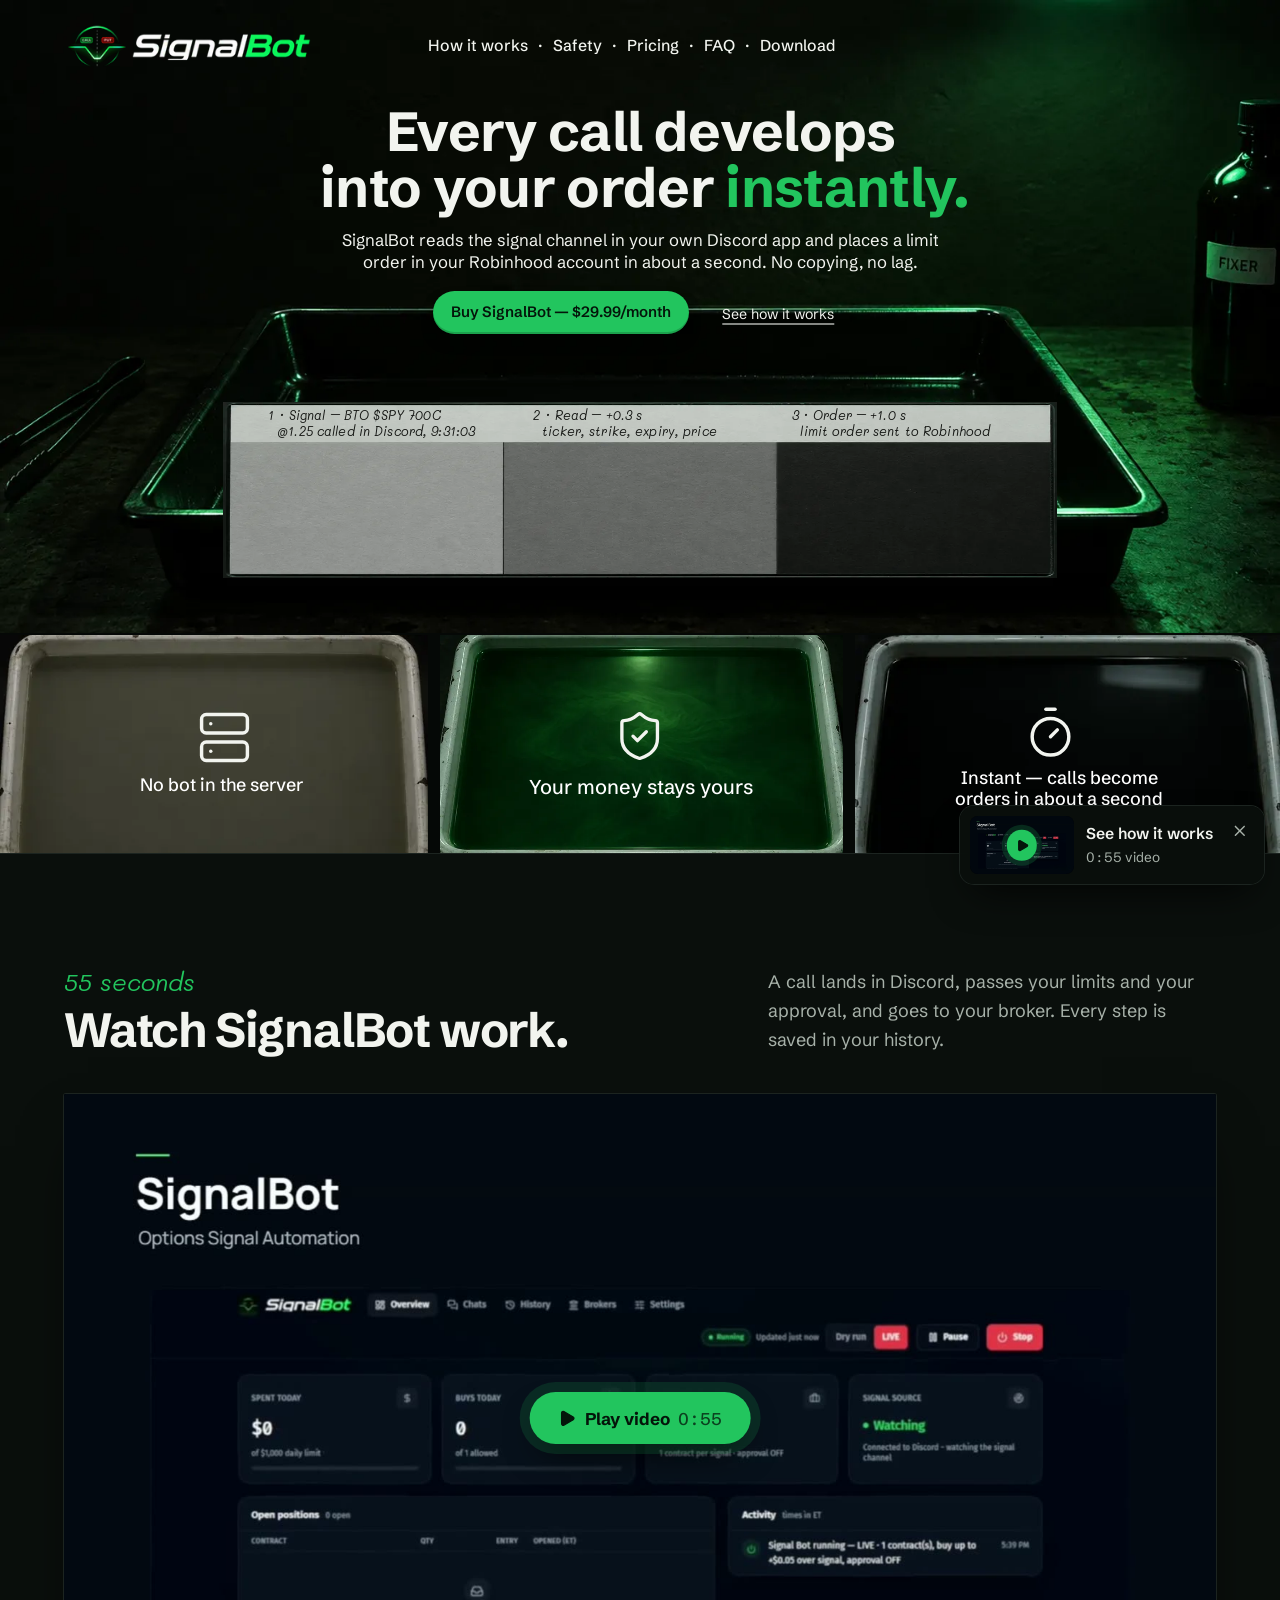
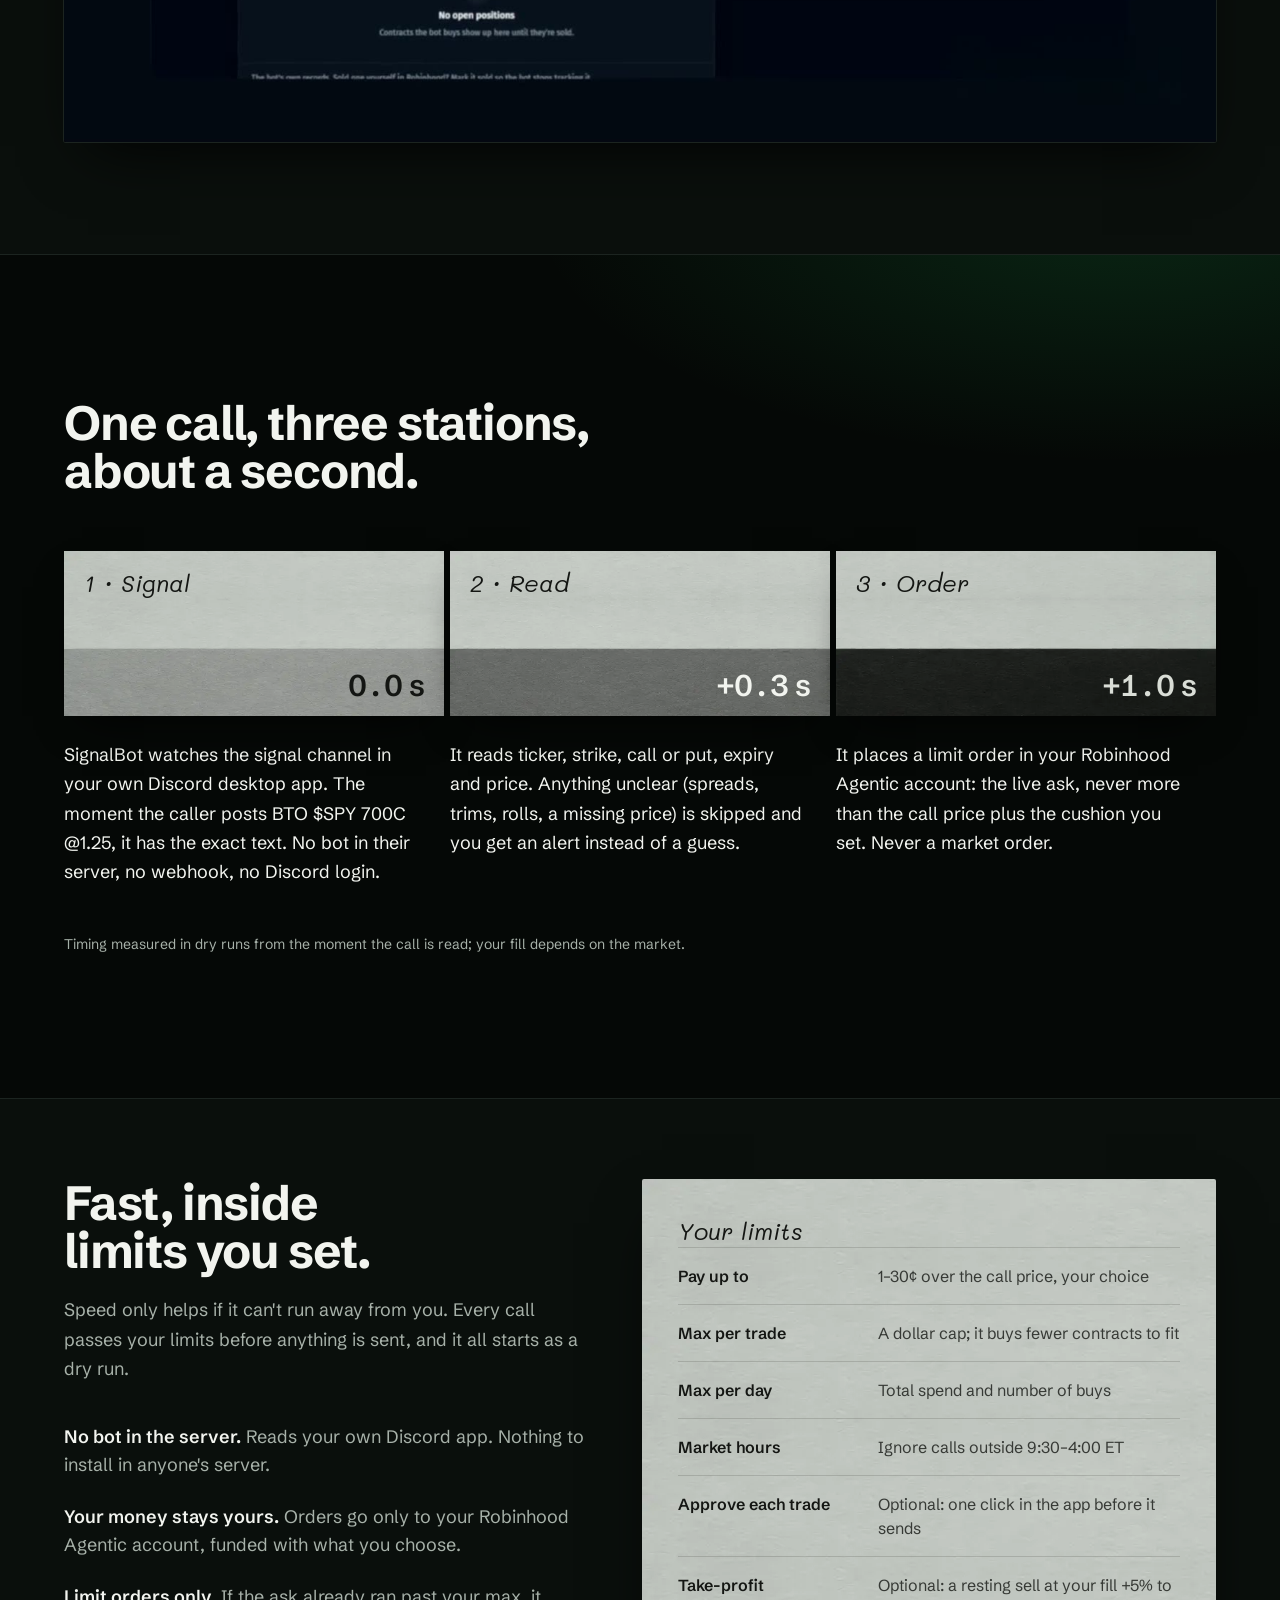
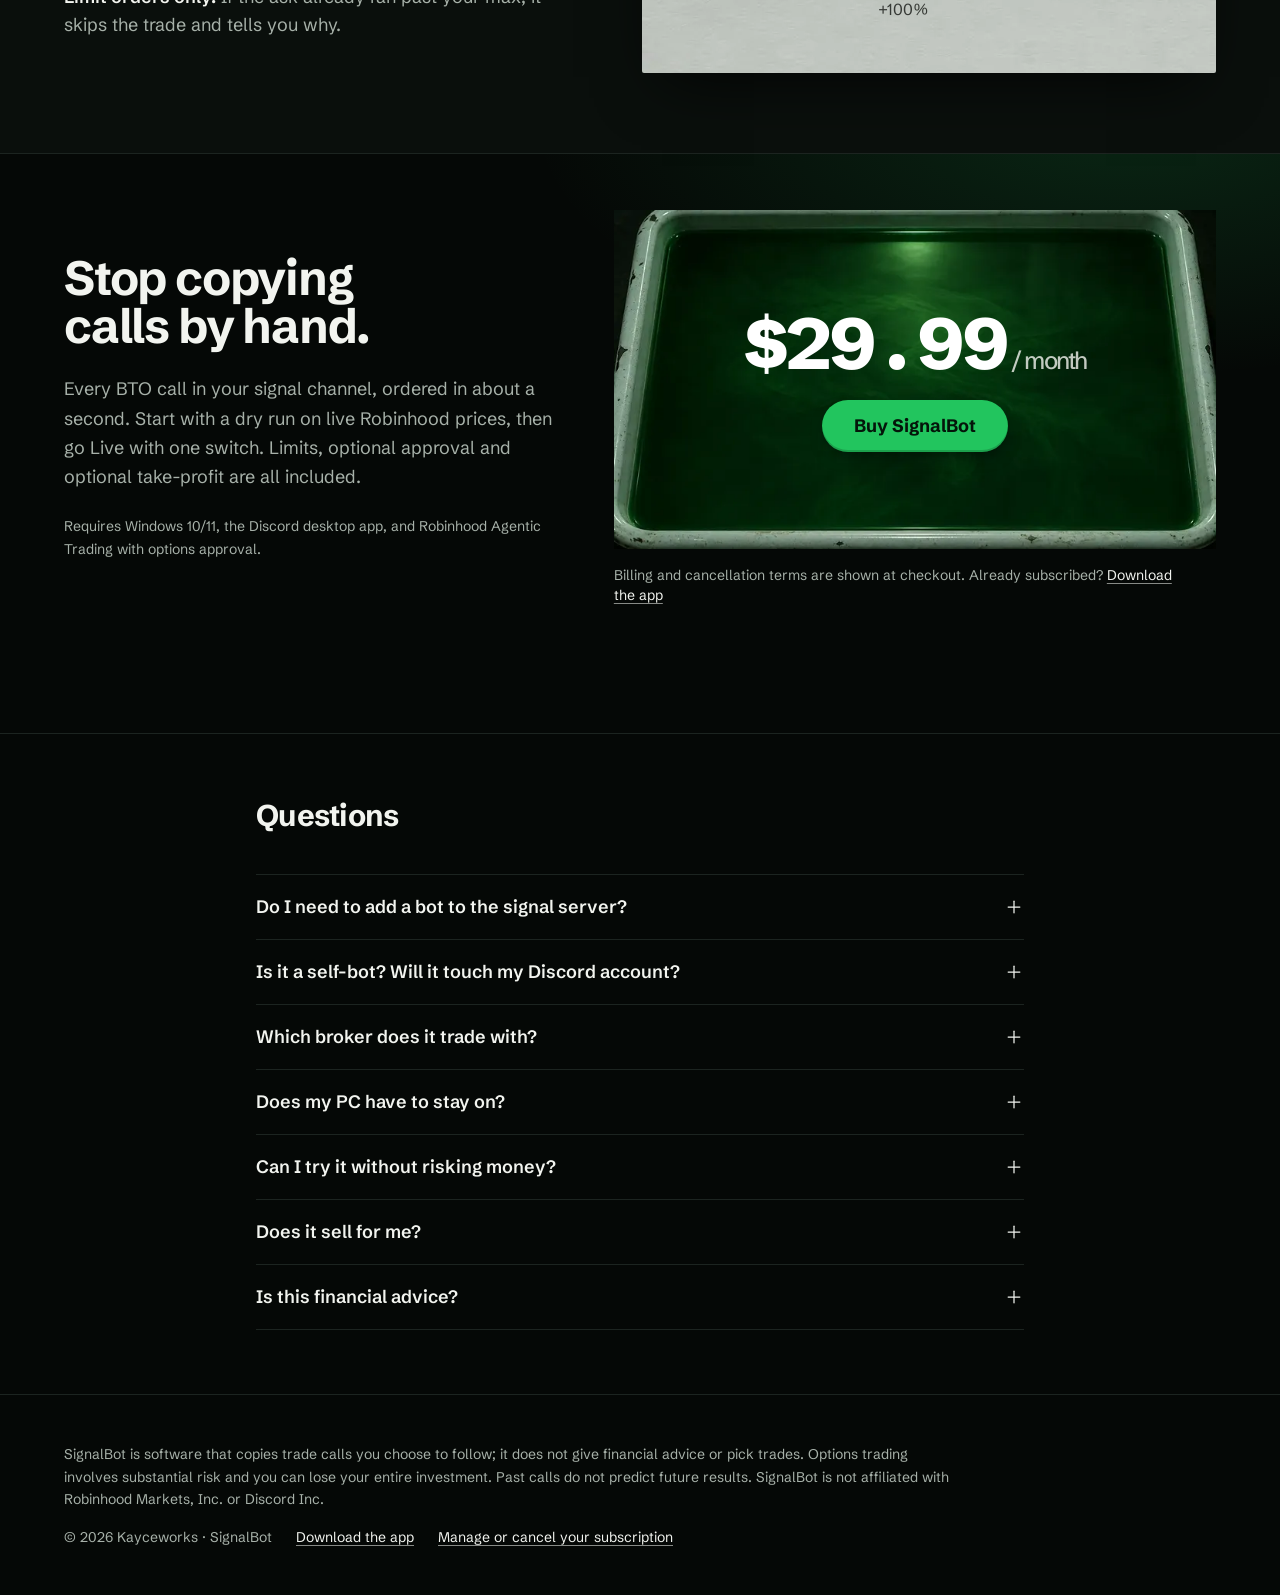
<file: index.html>
<!DOCTYPE html><html lang="en"><head><meta charset="utf-8"><meta name="viewport" content="width=device-width, initial-scale=1, viewport-fit=cover"><title>SignalBot — Discord trade calls into Robinhood, in about a second</title><meta name="description" content="SignalBot reads the signal channel in your own Discord app and places a limit order in your Robinhood account in about a second. Windows app, $29.99/month."><link rel="canonical" href="https://getsignalbot.com/"><meta name="theme-color" content="#050806"><link rel="icon" type="image/png" href="/favicon.png"><link rel="apple-touch-icon" href="/apple-touch-icon.png"><meta property="og:type" content="website"><meta property="og:title" content="SignalBot — Discord trade calls into Robinhood, in about a second"><meta property="og:description" content="SignalBot reads the signal channel in your own Discord app and places a limit order in your Robinhood account in about a second. Windows app, $29.99/month."><meta property="og:url" content="https://getsignalbot.com/"><meta property="og:image" content="https://getsignalbot.com/og.png"><meta name="twitter:card" content="summary_large_image"><link rel="stylesheet" href="/_astro/plus.BmlwOCHC.css"><link rel="stylesheet" href="/_astro/index.CrPm6QXC.css"></head><body><div class="sticky-buy" data-sticky-buy aria-hidden="true"><div class="sticky-inner"><a href="#top" class="sticky-logo" tabindex="-1" aria-label="SignalBot, back to top"><img src="/_astro/logo.BBR5pKgK_Z2euq7B.webp" srcset="/_astro/logo.BBR5pKgK_1rQX4o.webp 300w, /_astro/logo.BBR5pKgK_dfS60.webp 600w" alt="SignalBot" sizes="160px" loading="lazy" decoding="async" width="900" height="258"></a><nav class="sticky-links" aria-label="Sections"><a href="#how" tabindex="-1">How it works</a><a href="#safety" tabindex="-1">Safety</a><a href="#faq" tabindex="-1">FAQ</a><a href="/download/" tabindex="-1">Download</a></nav><a class="btn-buy sticky-cta" href="https://buy.stripe.com/test_7sY9AS72R5In4JV2ib1Fe00" tabindex="-1">Buy — $29.99/mo</a></div></div><script type="module">var e=document.querySelector(`[data-sticky-buy]`),t=document.querySelector(`[data-buy]`);if(e&&t){let n=e.querySelectorAll(`a`),r=t=>{e.classList.toggle(`is-shown`,t),e.setAttribute(`aria-hidden`,t?`false`:`true`),n.forEach(e=>e.tabIndex=t?0:-1)};new IntersectionObserver(([e])=>{r(!e.isIntersecting&&e.boundingClientRect.top<0)}).observe(t)}</script><div class="hero-cq"><header class="hero" id="top"><div class="hero-room" aria-hidden="true"><img src="/_astro/room.BMkH0sOq_Z1XDotR.webp" srcset="/_astro/room.BMkH0sOq_bJKM3.webp 960w, /_astro/room.BMkH0sOq_219Aft.webp 1536w, /_astro/room.BMkH0sOq_Z1XDotR.webp 2304w" alt sizes="100vw" loading="eager" fetchpriority="high" decoding="async" width="2304" height="1140" class="plate-room"></div><nav class="hero-nav" aria-label="Main"><a href="#top" class="hero-logo" aria-label="SignalBot home"><img src="/_astro/logo.BBR5pKgK_Z2euq7B.webp" srcset="/_astro/logo.BBR5pKgK_1rQX4o.webp 300w, /_astro/logo.BBR5pKgK_dfS60.webp 600w, /_astro/logo.BBR5pKgK_Z2euq7B.webp 900w" alt="SignalBot" sizes="(min-width: 900px) 20vw, 170px" loading="eager" decoding="async" width="900" height="258"></a><ul class="hero-links"><li><a href="#how">How it works</a></li><li aria-hidden="true">·</li><li><a href="#safety">Safety</a></li><li aria-hidden="true">·</li><li><a href="#pricing">Pricing</a></li><li aria-hidden="true">·</li><li><a href="#faq">FAQ</a></li><li aria-hidden="true">·</li><li><a href="/download/">Download</a></li></ul></nav><h1 class="hero-headline">Every call develops<br> into your order <span class="lit">instantly.</span></h1><p class="hero-subline">SignalBot reads the signal channel in your own Discord app and places a limit order in your Robinhood account in about a second. No copying, no lag.</p><a class="btn-buy hero-buy" href="https://buy.stripe.com/test_7sY9AS72R5In4JV2ib1Fe00" data-buy>Buy SignalBot — $29.99/month</a><a class="link-quiet hero-how" href="#how">See how it works</a><figure class="hero-strip" data-develop><img src="/_astro/strip.Cyu0HuGh_Z2oF6tQ.webp" srcset="/_astro/strip.Cyu0HuGh_Z21bVCi.webp 800w, /_astro/strip.Cyu0HuGh_1HBBcz.webp 1500w, /_astro/strip.Cyu0HuGh_Z2oF6tQ.webp 1920w" alt sizes="(min-width: 900px) 66vw, 100vw" loading="eager" decoding="async" width="1920" height="407" class="plate-strip"><figcaption class="sr-only">An example trade, timed: the call is seen in Discord at 9:31:03, read 0.3 seconds later, and the limit order is sent to Robinhood 1.0 second after the call.</figcaption><div class="band band-1" style="--band:0"><img src="/_astro/strip-band-1.DtUoEfEZ_Z1PDiQO.webp" srcset="/_astro/strip-band-1.DtUoEfEZ_Z1PDiQO.webp 623w" alt sizes="100vw" loading="eager" decoding="sync" width="623" height="270" class="plate-band"><span class="band-veil" aria-hidden="true"></span><p class="pencil band-label strip-1"><span>1 · Signal – BTO $SPY 700C</span><span class="band-line2">@1.25 called in Discord, 9:31:03</span></p></div><div class="band band-2" style="--band:1"><img src="/_astro/strip-band-2.BYzoTw8g_Z2oW3U1.webp" srcset="/_astro/strip-band-2.BYzoTw8g_Z2oW3U1.webp 623w" alt sizes="100vw" loading="eager" decoding="sync" width="623" height="270" class="plate-band"><span class="band-veil" aria-hidden="true"></span><p class="pencil band-label strip-2"><span>2 · Read – +0.3 s</span><span class="band-line2">ticker, strike, expiry, price</span></p></div><div class="band band-3" style="--band:2"><img src="/_astro/strip-band-3.DfpMesO8_ZbMLF8.webp" srcset="/_astro/strip-band-3.DfpMesO8_ZbMLF8.webp 623w" alt sizes="100vw" loading="eager" decoding="sync" width="623" height="270" class="plate-band"><span class="band-veil" aria-hidden="true"></span><p class="pencil band-label strip-3"><span>3 · Order – +1.0 s</span><span class="band-line2">limit order sent to Robinhood</span></p></div></figure><ul class="hero-trays" aria-label="Why SignalBot"><li class="tray tray-1"><img src="/_astro/tray-1.DQNgs_EA_Z1M80Qo.webp" srcset="/_astro/tray-1.DQNgs_EA_Z18zmxS.webp 520w, /_astro/tray-1.DQNgs_EA_Z1x0Ljz.webp 780w" alt sizes="(min-width: 900px) 34vw, 100vw" loading="eager" decoding="sync" width="1536" height="864" class="plate-tray"><span class="tray-icon icon-1" aria-hidden="true"><!-- @license lucide-static v1.66.0 - ISC -->
<svg
  class="lucide lucide-server"
  xmlns="http://www.w3.org/2000/svg"
  width="24"
  height="24"
  viewBox="0 0 24 24"
  fill="none"
  stroke="currentColor"
  stroke-width="2"
  stroke-linecap="round"
  stroke-linejoin="round"
>
  <rect width="20" height="8" x="2" y="2" rx="2" ry="2" />
  <rect width="20" height="8" x="2" y="14" rx="2" ry="2" />
  <line x1="6" x2="6.01" y1="6" y2="6" />
  <line x1="6" x2="6.01" y1="18" y2="18" />
</svg>
</span><p class="tray-title tray-1-title">No bot in the server</p></li><li class="tray tray-2"><img src="/_astro/tray-2.CV-D1YsF_Z19CRwS.webp" srcset="/_astro/tray-2.CV-D1YsF_Z2gnmiW.webp 520w, /_astro/tray-2.CV-D1YsF_2pnmJi.webp 780w" alt sizes="(min-width: 900px) 34vw, 100vw" loading="eager" decoding="sync" width="1536" height="864" class="plate-tray"><span class="tray-icon icon-2" aria-hidden="true"><!-- @license lucide-static v1.66.0 - ISC -->
<svg
  class="lucide lucide-shield-check"
  xmlns="http://www.w3.org/2000/svg"
  width="24"
  height="24"
  viewBox="0 0 24 24"
  fill="none"
  stroke="currentColor"
  stroke-width="2"
  stroke-linecap="round"
  stroke-linejoin="round"
>
  <path d="M20 13c0 5-3.5 7.5-7.66 8.95a1 1 0 0 1-.67-.01C7.5 20.5 4 18 4 13V6a1 1 0 0 1 1-1c2 0 4.5-1.2 6.24-2.72a1.17 1.17 0 0 1 1.52 0C14.51 3.81 17 5 19 5a1 1 0 0 1 1 1z" />
  <path d="m9 12 2 2 4-4" />
</svg>
</span><p class="tray-title tray-2-title">Your money stays yours</p></li><li class="tray tray-3"><img src="/_astro/tray-3.6QOG0nPq_J9xv7.webp" srcset="/_astro/tray-3.6QOG0nPq_1IuSdT.webp 520w, /_astro/tray-3.6QOG0nPq_1k4tsd.webp 780w" alt sizes="(min-width: 900px) 34vw, 100vw" loading="eager" decoding="sync" width="1536" height="864" class="plate-tray"><span class="tray-icon icon-3" aria-hidden="true"><!-- @license lucide-static v1.66.0 - ISC -->
<svg
  class="lucide lucide-timer"
  xmlns="http://www.w3.org/2000/svg"
  width="24"
  height="24"
  viewBox="0 0 24 24"
  fill="none"
  stroke="currentColor"
  stroke-width="2"
  stroke-linecap="round"
  stroke-linejoin="round"
>
  <line x1="10" x2="14" y1="2" y2="2" />
  <line x1="12" x2="15" y1="14" y2="11" />
  <circle cx="12" cy="14" r="8" />
</svg>
</span><p class="tray-title tray-3-title">Instant — calls become<br>orders in about a second</p></li></ul></header></div><script type="module">var e=document.querySelector(`[data-develop]`),t=window.matchMedia(`(prefers-reduced-motion: reduce)`).matches;if(e&&!t){e.classList.add(`is-exposing`);let t=()=>requestAnimationFrame(()=>requestAnimationFrame(()=>{e.classList.add(`is-developing`),e.classList.remove(`is-exposing`)})),n=new IntersectionObserver(e=>{e.some(e=>e.isIntersecting)&&(n.disconnect(),setTimeout(t,250))},{threshold:.4});n.observe(e)}</script><main><section id="watch" aria-labelledby="watch-title" class="border-t border-rule bg-bench-2 px-5 py-20 sm:px-10 lg:py-28" data-astro-cid-cn76xad7><div class="mx-auto max-w-6xl" data-astro-cid-cn76xad7><div class="flex flex-wrap items-end justify-between gap-x-12 gap-y-5" data-astro-cid-cn76xad7><div data-astro-cid-cn76xad7><p class="font-pencil text-2xl italic text-safelight" data-astro-cid-cn76xad7>55 seconds</p><h2 id="watch-title" class="mt-2 max-w-2xl text-4xl font-bold tracking-tight sm:text-5xl" data-astro-cid-cn76xad7>Watch SignalBot work.</h2></div><p class="max-w-md text-lg leading-relaxed text-dim" data-astro-cid-cn76xad7>A call lands in Discord, passes your limits and your approval, and goes to your broker. Every step is saved in your history.</p></div><div class="watch-frame mt-10" data-watch data-astro-cid-cn76xad7><video class="watch-video" controls preload="none" playsinline poster="/video/signalbot-poster.jpg" width="1920" height="1080" data-astro-cid-cn76xad7><source src="/video/signalbot-in-55-seconds.mp4" type="video/mp4" data-astro-cid-cn76xad7><a class="link-quiet" href="/video/signalbot-in-55-seconds.mp4" data-astro-cid-cn76xad7>Download the SignalBot video (MP4, 13 MB)</a></video><button type="button" class="watch-play btn-buy" hidden aria-label="Play the 55-second SignalBot video" data-astro-cid-cn76xad7><span class="watch-play-icon" aria-hidden="true" data-astro-cid-cn76xad7><!-- @license lucide-static v1.66.0 - ISC -->
<svg
  class="lucide lucide-play"
  xmlns="http://www.w3.org/2000/svg"
  width="24"
  height="24"
  viewBox="0 0 24 24"
  fill="none"
  stroke="currentColor"
  stroke-width="2"
  stroke-linecap="round"
  stroke-linejoin="round"
>
  <path d="M5 5a2 2 0 0 1 3.008-1.728l11.997 6.998a2 2 0 0 1 .003 3.458l-12 7A2 2 0 0 1 5 19z" />
</svg>
</span>Play video <span class="num font-medium opacity-75" data-astro-cid-cn76xad7>0:55</span></button></div></div></section><script type="module">for(let e of document.querySelectorAll(`[data-watch]`)){let t=e.querySelector(`video`),n=e.querySelector(`.watch-play`);t.controls=!1,n.hidden=!1;let r=()=>{n.hidden=!0,t.controls=!0,t.play().catch(()=>{})};n.addEventListener(`click`,r),t.addEventListener(`play`,()=>{n.hidden=!0,t.controls=!0}),t.addEventListener(`click`,()=>{t.controls||r()})}</script><section id="how" class="safelight border-t border-rule px-5 py-24 sm:px-10 lg:py-36"><div class="mx-auto max-w-6xl"><h2 class="max-w-3xl text-4xl font-bold tracking-tight sm:text-5xl">One call, three stations, about a second.</h2><ol class="mt-14 grid gap-12 lg:grid-cols-3 lg:gap-1.5"><li><div class="relative aspect-[623/270] overflow-hidden shadow-[0_18px_40px_-18px_rgb(0_0_0/0.9)]"><img src="/_astro/strip-band-1.DtUoEfEZ_Z1PDiQO.webp" srcset="/_astro/strip-band-1.DtUoEfEZ_Z1PDiQO.webp 623w" alt sizes="(min-width: 1024px) 33vw, 100vw" decoding="sync" loading="lazy" width="623" height="270" class="absolute inset-0 h-full w-full"><p class="font-pencil relative px-5 pt-4 text-2xl italic text-pencil">1 · Signal</p><p class="num absolute bottom-3 right-5 text-3xl font-semibold tracking-tight text-pencil">0.0 s</p></div><p class="mt-6 max-w-xl text-lg leading-relaxed text-ink lg:pr-6">SignalBot watches the signal channel in your own Discord desktop app. The moment the caller posts BTO $SPY 700C @1.25, it has the exact text. No bot in their server, no webhook, no Discord login.</p></li><li><div class="relative aspect-[623/270] overflow-hidden shadow-[0_18px_40px_-18px_rgb(0_0_0/0.9)]"><img src="/_astro/strip-band-2.BYzoTw8g_Z2oW3U1.webp" srcset="/_astro/strip-band-2.BYzoTw8g_Z2oW3U1.webp 623w" alt sizes="(min-width: 1024px) 33vw, 100vw" decoding="sync" loading="lazy" width="623" height="270" class="absolute inset-0 h-full w-full"><p class="font-pencil relative px-5 pt-4 text-2xl italic text-pencil">2 · Read</p><p class="num absolute bottom-3 right-5 text-3xl font-semibold tracking-tight text-ink">+0.3 s</p></div><p class="mt-6 max-w-xl text-lg leading-relaxed text-ink lg:pr-6">It reads ticker, strike, call or put, expiry and price. Anything unclear (spreads, trims, rolls, a missing price) is skipped and you get an alert instead of a guess.</p></li><li><div class="relative aspect-[623/270] overflow-hidden shadow-[0_18px_40px_-18px_rgb(0_0_0/0.9)]"><img src="/_astro/strip-band-3.DfpMesO8_ZbMLF8.webp" srcset="/_astro/strip-band-3.DfpMesO8_ZbMLF8.webp 623w" alt sizes="(min-width: 1024px) 33vw, 100vw" decoding="sync" loading="lazy" width="623" height="270" class="absolute inset-0 h-full w-full"><p class="font-pencil relative px-5 pt-4 text-2xl italic text-pencil">3 · Order</p><p class="num absolute bottom-3 right-5 text-3xl font-semibold tracking-tight text-paper">+1.0 s</p></div><p class="mt-6 max-w-xl text-lg leading-relaxed text-ink lg:pr-6">It places a limit order in your Robinhood Agentic account: the live ask, never more than the call price plus the cushion you set. Never a market order.</p></li></ol><p class="mt-12 text-sm text-dim">Timing measured in dry runs from the moment the call is read; your fill depends on the market.</p></div></section><section id="safety" class="border-t border-rule bg-bench-2 px-5 py-20 sm:px-10"><div class="mx-auto grid max-w-6xl gap-14 lg:grid-cols-[1fr_1.1fr]"><div><h2 class="text-4xl font-bold tracking-tight sm:text-5xl">Fast, inside limits you set.</h2><p class="mt-5 max-w-xl text-lg leading-relaxed text-dim">Speed only helps if it can't run away from you. Every call passes your limits before anything is sent, and it all starts as a dry run.</p><div class="mt-10 space-y-6"><p class="text-lg"><span class="font-semibold text-ink">No bot in the server.</span> <span class="text-dim">Reads your own Discord app. Nothing to install in anyone's server.</span></p><p class="text-lg"><span class="font-semibold text-ink">Your money stays yours.</span> <span class="text-dim">Orders go only to your Robinhood Agentic account, funded with what you choose.</span></p><p class="text-lg"><span class="font-semibold text-ink">Limit orders only.</span> <span class="text-dim">If the ask already ran past your max, it skips the trade and tells you why.</span></p></div></div><dl class="self-start rounded-[2px] bg-paper p-7 text-pencil shadow-[0_24px_60px_-20px_rgb(0_0_0/0.8)] sm:p-9" style="background-image:url(/_astro/paper.BE3xuuNx_1NsIiJ.webp);background-size:1872px 158px;background-repeat:repeat-y"><p class="font-pencil text-2xl italic">Your limits</p><div class="grid gap-1 border-t border-pencil/15 py-4 sm:grid-cols-[11rem_1fr] sm:gap-6"><dt class="font-semibold">Pay up to</dt><dd class="text-pencil/80">1–30¢ over the call price, your choice</dd></div><div class="grid gap-1 border-t border-pencil/15 py-4 sm:grid-cols-[11rem_1fr] sm:gap-6"><dt class="font-semibold">Max per trade</dt><dd class="text-pencil/80">A dollar cap; it buys fewer contracts to fit</dd></div><div class="grid gap-1 border-t border-pencil/15 py-4 sm:grid-cols-[11rem_1fr] sm:gap-6"><dt class="font-semibold">Max per day</dt><dd class="text-pencil/80">Total spend and number of buys</dd></div><div class="grid gap-1 border-t border-pencil/15 py-4 sm:grid-cols-[11rem_1fr] sm:gap-6"><dt class="font-semibold">Market hours</dt><dd class="text-pencil/80">Ignore calls outside 9:30–4:00 ET</dd></div><div class="grid gap-1 border-t border-pencil/15 py-4 sm:grid-cols-[11rem_1fr] sm:gap-6"><dt class="font-semibold">Approve each trade</dt><dd class="text-pencil/80">Optional: one click in the app before it sends</dd></div><div class="grid gap-1 border-t border-pencil/15 py-4 sm:grid-cols-[11rem_1fr] sm:gap-6"><dt class="font-semibold">Take-profit</dt><dd class="text-pencil/80">Optional: a resting sell at your fill +5% to +100%</dd></div></dl></div></section><section id="pricing" class="safelight border-t border-rule px-5 pb-24 pt-14 sm:px-10 lg:pb-32"><div class="mx-auto grid max-w-6xl items-center gap-12 lg:grid-cols-[1fr_1.2fr]"><div><h2 class="text-4xl font-bold tracking-tight sm:text-5xl">Stop copying calls by hand.</h2><p class="mt-6 max-w-xl text-lg leading-relaxed text-dim">Every BTO call in your signal channel, ordered in about a second. Start with a dry run on live Robinhood prices, then go Live with one switch. Limits, optional approval and optional take-profit are all included.</p><p class="mt-6 max-w-xl text-sm leading-relaxed text-dim">Requires Windows 10/11, the Discord desktop app, and Robinhood Agentic Trading with options approval.</p></div><div><div class="relative aspect-[16/9] overflow-hidden"><img src="/_astro/tray-2.CV-D1YsF_Z19CRwS.webp" srcset="/_astro/tray-2.CV-D1YsF_2pnmJi.webp 780w, /_astro/tray-2.CV-D1YsF_Z10GSS.webp 1200w, /_astro/tray-2.CV-D1YsF_Z19CRwS.webp 1536w" alt sizes="(min-width: 1024px) 55vw, 100vw" decoding="sync" loading="lazy" width="1536" height="864" class="absolute inset-0 h-full w-full object-cover"><div class="relative flex h-full flex-col items-center justify-center gap-3 text-center"><p class="num text-6xl font-extrabold tracking-tight text-white sm:text-7xl">$29.99<span class="text-xl font-medium text-ink/80 sm:text-2xl"> / month</span></p><a class="btn-buy mt-2 min-h-13 px-8 text-lg" href="https://buy.stripe.com/test_7sY9AS72R5In4JV2ib1Fe00">Buy SignalBot</a></div></div><p class="mt-4 text-sm text-dim">Billing and cancellation terms are shown at checkout. Already subscribed? <a class="link-quiet" href="/download/">Download the app</a></p></div></div></section><section id="faq" class="border-t border-rule px-5 py-16 sm:px-10"><div class="mx-auto max-w-3xl"><h2 class="text-3xl font-bold tracking-tight">Questions</h2><div class="mt-10 border-t border-rule"><details class="group border-b border-rule"><summary class="flex min-h-16 items-center justify-between gap-6 py-4 text-lg font-semibold">Do I need to add a bot to the signal server?<span class="faq-icon size-5 flex-none text-ink transition-transform duration-200 group-open:rotate-45" aria-hidden="true"><!-- @license lucide-static v1.66.0 - ISC -->
<svg
  class="lucide lucide-plus"
  xmlns="http://www.w3.org/2000/svg"
  width="24"
  height="24"
  viewBox="0 0 24 24"
  fill="none"
  stroke="currentColor"
  stroke-width="2"
  stroke-linecap="round"
  stroke-linejoin="round"
>
  <path d="M5 12h14" />
  <path d="M12 5v14" />
</svg>
</span></summary><p class="pb-6 text-lg leading-relaxed text-dim">No. SignalBot reads the channel in the Discord app on your own PC, so it works with any signal channel you can see.</p></details><details class="group border-b border-rule"><summary class="flex min-h-16 items-center justify-between gap-6 py-4 text-lg font-semibold">Is it a self-bot? Will it touch my Discord account?<span class="faq-icon size-5 flex-none text-ink transition-transform duration-200 group-open:rotate-45" aria-hidden="true"><!-- @license lucide-static v1.66.0 - ISC -->
<svg
  class="lucide lucide-plus"
  xmlns="http://www.w3.org/2000/svg"
  width="24"
  height="24"
  viewBox="0 0 24 24"
  fill="none"
  stroke="currentColor"
  stroke-width="2"
  stroke-linecap="round"
  stroke-linejoin="round"
>
  <path d="M5 12h14" />
  <path d="M12 5v14" />
</svg>
</span></summary><p class="pb-6 text-lg leading-relaxed text-dim">No. It never logs in to Discord and never uses your token. It only reads what your Discord app already shows.</p></details><details class="group border-b border-rule"><summary class="flex min-h-16 items-center justify-between gap-6 py-4 text-lg font-semibold">Which broker does it trade with?<span class="faq-icon size-5 flex-none text-ink transition-transform duration-200 group-open:rotate-45" aria-hidden="true"><!-- @license lucide-static v1.66.0 - ISC -->
<svg
  class="lucide lucide-plus"
  xmlns="http://www.w3.org/2000/svg"
  width="24"
  height="24"
  viewBox="0 0 24 24"
  fill="none"
  stroke="currentColor"
  stroke-width="2"
  stroke-linecap="round"
  stroke-linejoin="round"
>
  <path d="M5 12h14" />
  <path d="M12 5v14" />
</svg>
</span></summary><p class="pb-6 text-lg leading-relaxed text-dim">Robinhood, through Robinhood&#39;s official Agentic Trading. You sign in on Robinhood&#39;s own page; SignalBot never sees your password, and the login stays encrypted on your PC.</p></details><details class="group border-b border-rule"><summary class="flex min-h-16 items-center justify-between gap-6 py-4 text-lg font-semibold">Does my PC have to stay on?<span class="faq-icon size-5 flex-none text-ink transition-transform duration-200 group-open:rotate-45" aria-hidden="true"><!-- @license lucide-static v1.66.0 - ISC -->
<svg
  class="lucide lucide-plus"
  xmlns="http://www.w3.org/2000/svg"
  width="24"
  height="24"
  viewBox="0 0 24 24"
  fill="none"
  stroke="currentColor"
  stroke-width="2"
  stroke-linecap="round"
  stroke-linejoin="round"
>
  <path d="M5 12h14" />
  <path d="M12 5v14" />
</svg>
</span></summary><p class="pb-6 text-lg leading-relaxed text-dim">Yes. SignalBot is a Windows app; keep the PC on and Discord open on the signal channel during market hours.</p></details><details class="group border-b border-rule"><summary class="flex min-h-16 items-center justify-between gap-6 py-4 text-lg font-semibold">Can I try it without risking money?<span class="faq-icon size-5 flex-none text-ink transition-transform duration-200 group-open:rotate-45" aria-hidden="true"><!-- @license lucide-static v1.66.0 - ISC -->
<svg
  class="lucide lucide-plus"
  xmlns="http://www.w3.org/2000/svg"
  width="24"
  height="24"
  viewBox="0 0 24 24"
  fill="none"
  stroke="currentColor"
  stroke-width="2"
  stroke-linecap="round"
  stroke-linejoin="round"
>
  <path d="M5 12h14" />
  <path d="M12 5v14" />
</svg>
</span></summary><p class="pb-6 text-lg leading-relaxed text-dim">Yes. Every setup starts in dry run with live Robinhood prices: it shows exactly what it would buy and how fast, and sends nothing until you switch to Live.</p></details><details class="group border-b border-rule"><summary class="flex min-h-16 items-center justify-between gap-6 py-4 text-lg font-semibold">Does it sell for me?<span class="faq-icon size-5 flex-none text-ink transition-transform duration-200 group-open:rotate-45" aria-hidden="true"><!-- @license lucide-static v1.66.0 - ISC -->
<svg
  class="lucide lucide-plus"
  xmlns="http://www.w3.org/2000/svg"
  width="24"
  height="24"
  viewBox="0 0 24 24"
  fill="none"
  stroke="currentColor"
  stroke-width="2"
  stroke-linecap="round"
  stroke-linejoin="round"
>
  <path d="M5 12h14" />
  <path d="M12 5v14" />
</svg>
</span></summary><p class="pb-6 text-lg leading-relaxed text-dim">Only if you turn on take-profit. Otherwise you close every position yourself in Robinhood.</p></details><details class="group border-b border-rule"><summary class="flex min-h-16 items-center justify-between gap-6 py-4 text-lg font-semibold">Is this financial advice?<span class="faq-icon size-5 flex-none text-ink transition-transform duration-200 group-open:rotate-45" aria-hidden="true"><!-- @license lucide-static v1.66.0 - ISC -->
<svg
  class="lucide lucide-plus"
  xmlns="http://www.w3.org/2000/svg"
  width="24"
  height="24"
  viewBox="0 0 24 24"
  fill="none"
  stroke="currentColor"
  stroke-width="2"
  stroke-linecap="round"
  stroke-linejoin="round"
>
  <path d="M5 12h14" />
  <path d="M12 5v14" />
</svg>
</span></summary><p class="pb-6 text-lg leading-relaxed text-dim">No. SignalBot copies calls you choose to follow. It doesn&#39;t pick trades or promise results.</p></details></div></div></section><footer class="border-t border-rule px-5 py-12 text-sm text-dim sm:px-10"><div class="mx-auto max-w-6xl space-y-4"><p class="max-w-4xl leading-relaxed">SignalBot is software that copies trade calls you choose to follow; it does not give financial advice or pick trades. Options trading involves substantial risk and you can lose your entire investment. Past calls do not predict future results. SignalBot is not affiliated with Robinhood Markets, Inc. or Discord Inc.</p><p class="flex flex-wrap gap-x-6 gap-y-2"><span>© 2026 Kayceworks · SignalBot</span><a class="link-quiet" href="/download/">Download the app</a><a class="link-quiet" href="https://billing.stripe.com/p/login/7sY9AS72R5In4JV2ib1Fe00" rel="noopener">Manage or cancel your subscription</a></p></div></footer></main><aside class="peek" data-peek hidden aria-label="Video: how SignalBot works" data-astro-cid-drz5pp7r><button type="button" class="peek-open" data-peek-open data-astro-cid-drz5pp7r><span class="peek-thumb" data-astro-cid-drz5pp7r><img src="/video/signalbot-poster.jpg" alt="" width="160" height="90" decoding="async" data-astro-cid-drz5pp7r><span class="peek-play" aria-hidden="true" data-astro-cid-drz5pp7r><!-- @license lucide-static v1.66.0 - ISC -->
<svg
  class="lucide lucide-play"
  xmlns="http://www.w3.org/2000/svg"
  width="24"
  height="24"
  viewBox="0 0 24 24"
  fill="none"
  stroke="currentColor"
  stroke-width="2"
  stroke-linecap="round"
  stroke-linejoin="round"
>
  <path d="M5 5a2 2 0 0 1 3.008-1.728l11.997 6.998a2 2 0 0 1 .003 3.458l-12 7A2 2 0 0 1 5 19z" />
</svg>
</span></span><span class="peek-text" data-astro-cid-drz5pp7r><span class="peek-title" data-astro-cid-drz5pp7r>See how it works</span><span class="peek-sub" data-astro-cid-drz5pp7r><span class="num" data-astro-cid-drz5pp7r>0:55</span> video</span></span></button><button type="button" class="peek-close" data-peek-close aria-label="Close the video card" data-astro-cid-drz5pp7r><span aria-hidden="true" data-astro-cid-drz5pp7r><!-- @license lucide-static v1.66.0 - ISC -->
<svg
  class="lucide lucide-x"
  xmlns="http://www.w3.org/2000/svg"
  width="24"
  height="24"
  viewBox="0 0 24 24"
  fill="none"
  stroke="currentColor"
  stroke-width="2"
  stroke-linecap="round"
  stroke-linejoin="round"
>
  <path d="M18 6 6 18" />
  <path d="m6 6 12 12" />
</svg>
</span></button></aside><dialog class="peek-dialog" data-peek-dialog aria-label="How SignalBot works, 55-second video" data-astro-cid-drz5pp7r><div class="peek-player" data-astro-cid-drz5pp7r><video controls preload="none" playsinline poster="/video/signalbot-poster.jpg" width="1920" height="1080" data-astro-cid-drz5pp7r><source src="/video/signalbot-in-55-seconds.mp4" type="video/mp4" data-astro-cid-drz5pp7r></video><button type="button" class="peek-dialog-close" data-peek-dialog-close aria-label="Close the video" data-astro-cid-drz5pp7r><span aria-hidden="true" data-astro-cid-drz5pp7r><!-- @license lucide-static v1.66.0 - ISC -->
<svg
  class="lucide lucide-x"
  xmlns="http://www.w3.org/2000/svg"
  width="24"
  height="24"
  viewBox="0 0 24 24"
  fill="none"
  stroke="currentColor"
  stroke-width="2"
  stroke-linecap="round"
  stroke-linejoin="round"
>
  <path d="M18 6 6 18" />
  <path d="m6 6 12 12" />
</svg>
</span></button></div></dialog><script type="module">var e=document.querySelector(`[data-peek]`),t=document.querySelector(`[data-peek-dialog]`);if(e&&t&&typeof t.showModal==`function`){let n=t.querySelector(`video`),r=!1,i=!1,a=!1,o=()=>{let n=r&&!i&&!a&&!t.open;n&&(e.hidden=!1),e.classList.toggle(`is-shown`,n),e.inert=!n};window.setTimeout(()=>{r=!0,requestAnimationFrame(()=>requestAnimationFrame(o))},1200);let s=document.getElementById(`watch`);s&&new IntersectionObserver(([e])=>{i=e.intersectionRatio>=.25,o()},{threshold:[0,.25]}).observe(s),e.querySelector(`[data-peek-close]`).addEventListener(`click`,()=>{a=!0,o()}),e.querySelector(`[data-peek-open]`).addEventListener(`click`,()=>{t.showModal(),o(),n.play().catch(()=>{})});let c=()=>{n.pause(),t.open&&t.close(),o()};t.querySelector(`[data-peek-dialog-close]`).addEventListener(`click`,c),t.addEventListener(`click`,e=>{e.target===t&&c()}),t.addEventListener(`cancel`,()=>n.pause()),t.addEventListener(`close`,()=>{n.pause(),o()})}</script></body></html>
</file>
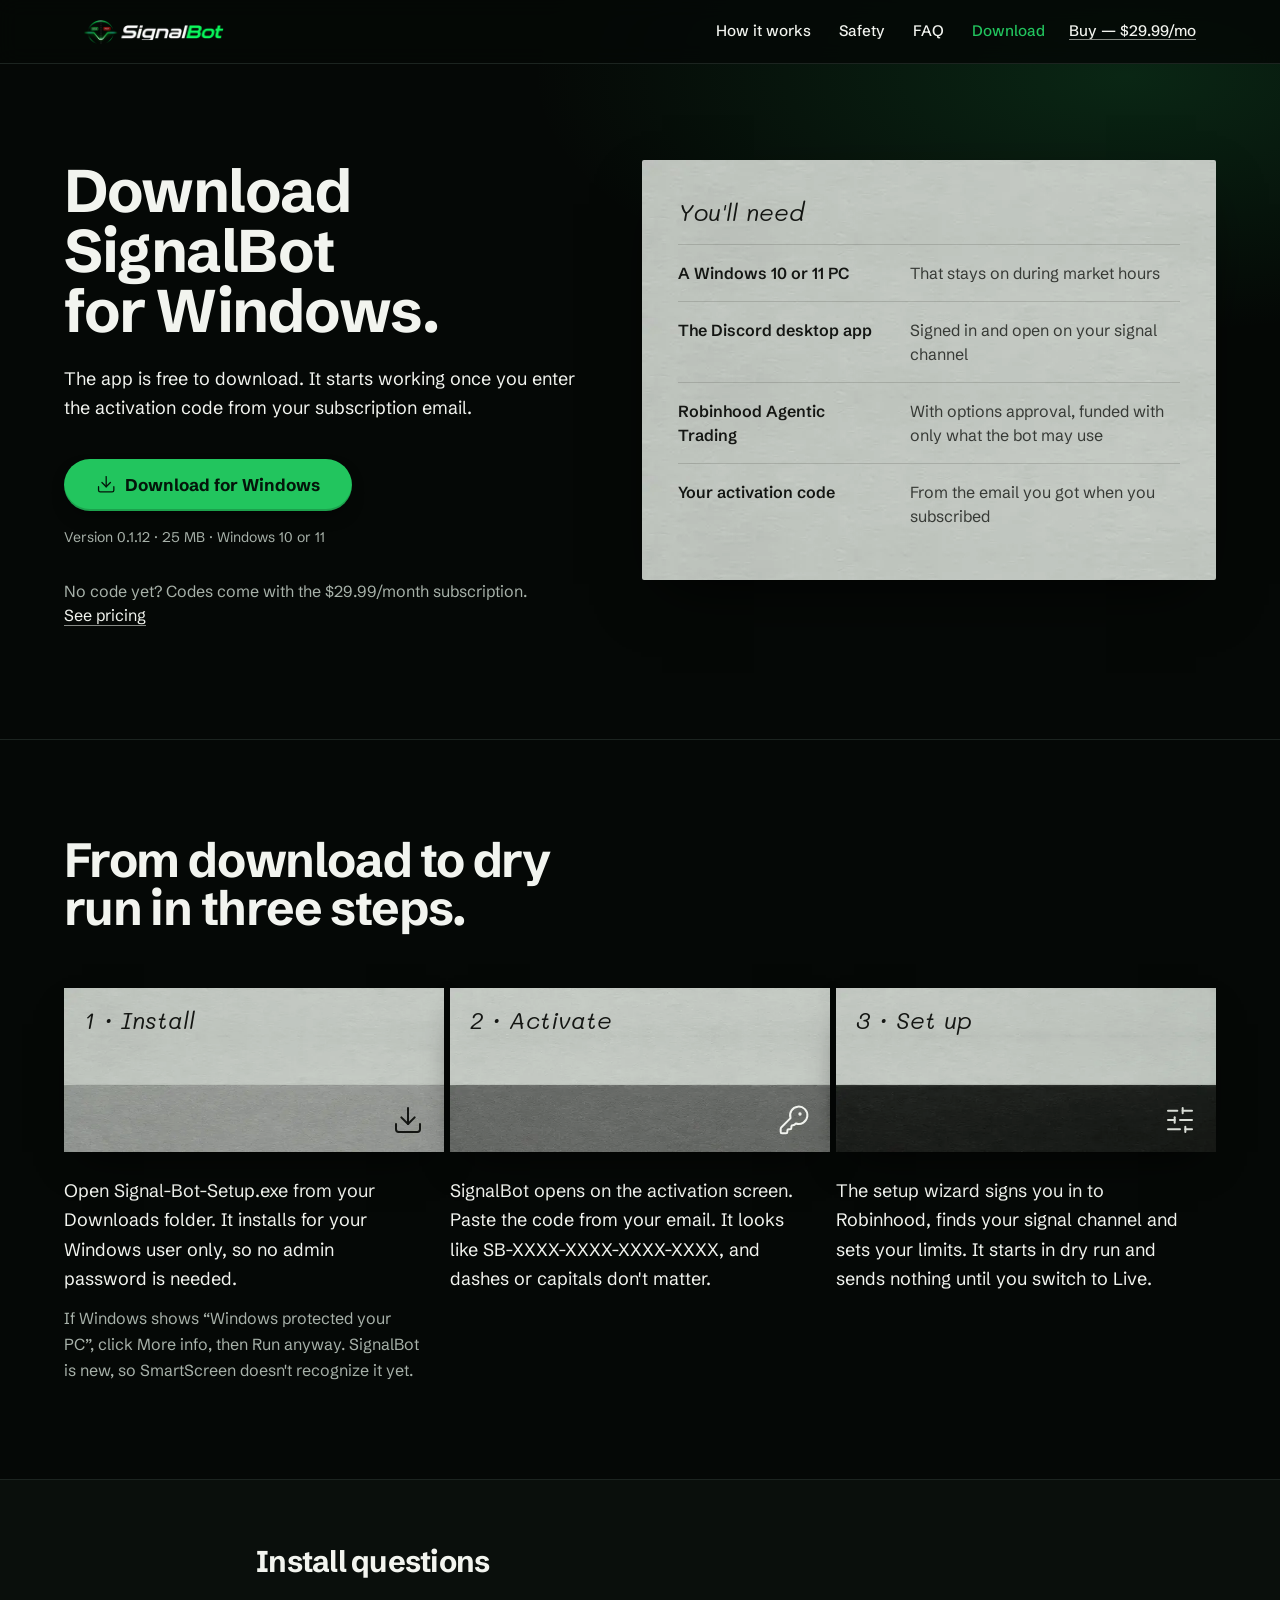
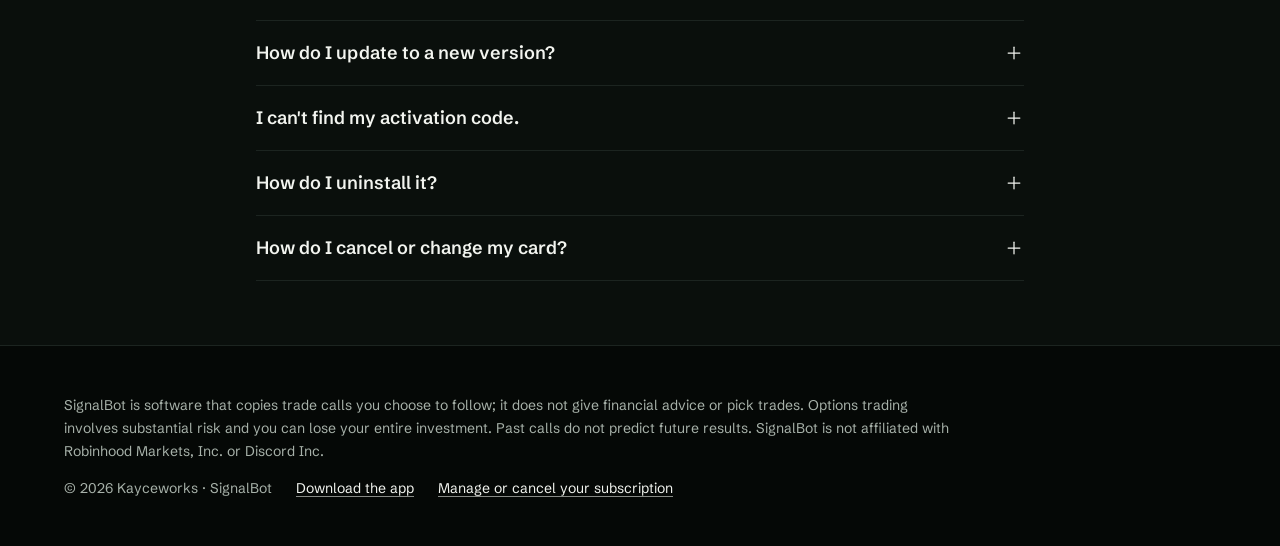
<file: download/index.html>
<!DOCTYPE html><html lang="en"><head><meta charset="utf-8"><meta name="viewport" content="width=device-width, initial-scale=1, viewport-fit=cover"><title>Download SignalBot for Windows</title><meta name="description" content="Download the SignalBot Windows app (version 0.1.12, 25 MB). It runs once you enter the activation code from your subscription email."><link rel="canonical" href="https://getsignalbot.com/download/"><meta name="theme-color" content="#050806"><link rel="icon" type="image/png" href="/favicon.png"><link rel="apple-touch-icon" href="/apple-touch-icon.png"><meta property="og:type" content="website"><meta property="og:title" content="Download SignalBot for Windows"><meta property="og:description" content="Download the SignalBot Windows app (version 0.1.12, 25 MB). It runs once you enter the activation code from your subscription email."><meta property="og:url" content="https://getsignalbot.com/download/"><meta property="og:image" content="https://getsignalbot.com/og.png"><meta name="twitter:card" content="summary_large_image"><link rel="stylesheet" href="/_astro/plus.BmlwOCHC.css"><style>.safelight-below-bar{background:radial-gradient(60rem 26rem at 88% 4.75rem, #22c55e29, transparent 62%), var(--color-bench)}.dl-btn{min-height:3.25rem;padding:0 2rem;font-size:1.0625rem}.dl-icon{width:1.2em;height:1.2em;display:inline-flex}.dl-icon svg,.step-icon svg,.faq-icon svg{stroke-width:1.5px;width:100%;height:100%}@media (width<=639.98px){.dl-btn{width:100%}}#questions summary{cursor:pointer;list-style:none}#questions summary::-webkit-details-marker{display:none}
</style></head><body><div class="sticky-buy is-shown"><div class="sticky-inner"><a href="/" class="sticky-logo" aria-label="SignalBot home"><img src="/_astro/logo.BBR5pKgK_Z2euq7B.webp" srcset="/_astro/logo.BBR5pKgK_1rQX4o.webp 300w, /_astro/logo.BBR5pKgK_dfS60.webp 600w" alt="SignalBot" sizes="160px" loading="lazy" decoding="async" width="900" height="258"></a><nav class="sticky-links" aria-label="Sections"><a href="/#how">How it works</a><a href="/#safety">Safety</a><a href="/#faq">FAQ</a><a href="/download/" aria-current="page">Download</a></nav><a class="link-quiet sticky-cta sticky-cta-quiet" href="https://buy.stripe.com/test_7sY9AS72R5In4JV2ib1Fe00">Buy — $29.99/mo</a></div></div><script type="module">var e=document.querySelector(`[data-sticky-buy]`),t=document.querySelector(`[data-buy]`);if(e&&t){let n=e.querySelectorAll(`a`),r=t=>{e.classList.toggle(`is-shown`,t),e.setAttribute(`aria-hidden`,t?`false`:`true`),n.forEach(e=>e.tabIndex=t?0:-1)};new IntersectionObserver(([e])=>{r(!e.isIntersecting&&e.boundingClientRect.top<0)}).observe(t)}</script><main><section class="safelight-below-bar px-5 pb-20 pt-32 sm:px-10 lg:pb-28 lg:pt-40"><div class="mx-auto grid max-w-6xl items-start gap-14 lg:grid-cols-[1fr_1.1fr]"><div><p class="mb-8 hidden max-w-xl border-y border-rule py-4 text-lg leading-relaxed text-ink" data-subscribed role="status"><span class="font-semibold">Thanks for subscribing.</span> <span class="text-dim">Your activation code is on its way to your email, usually within a minute.</span></p><h1 class="text-5xl font-bold leading-none tracking-tight sm:text-6xl">Download SignalBot for Windows.</h1><p class="mt-6 max-w-xl text-lg leading-relaxed text-ink">The app is free to download. It starts working once you enter the activation code from your subscription email.</p><a class="btn-buy dl-btn mt-9" href="https://github.com/masonmull-cmd/kayceworks-site/releases/latest/download/Signal-Bot-Setup.exe" data-download><span class="dl-icon" aria-hidden="true"><!-- @license lucide-static v1.66.0 - ISC -->
<svg
  class="lucide lucide-download"
  xmlns="http://www.w3.org/2000/svg"
  width="24"
  height="24"
  viewBox="0 0 24 24"
  fill="none"
  stroke="currentColor"
  stroke-width="2"
  stroke-linecap="round"
  stroke-linejoin="round"
>
  <path d="M12 15V3" />
  <path d="M21 15v4a2 2 0 0 1-2 2H5a2 2 0 0 1-2-2v-4" />
  <path d="m7 10 5 5 5-5" />
</svg>
</span>Download for Windows</a><p class="mt-4 text-sm text-dim">Version 0.1.12 · <span class="num">25 MB</span> · Windows 10 or 11</p><p class="mt-8 text-base text-dim">No code yet? Codes come with the $29.99/month subscription. <a class="link-quiet" href="/#pricing">See pricing</a></p></div><div class="self-start rounded-[2px] bg-paper p-7 text-pencil shadow-[0_24px_60px_-20px_rgb(0_0_0/0.8)] sm:p-9" style="background-image:url(/_astro/paper.BE3xuuNx_1NsIiJ.webp);background-size:1872px 158px;background-repeat:repeat-y"><h2 class="font-pencil text-2xl font-normal italic">You'll need</h2><dl class="mt-4"><div class="grid gap-1 border-t border-pencil/15 py-4 sm:grid-cols-[13rem_1fr] sm:gap-6"><dt class="font-semibold">A Windows 10 or 11 PC</dt><dd class="text-pencil/80">That stays on during market hours</dd></div><div class="grid gap-1 border-t border-pencil/15 py-4 sm:grid-cols-[13rem_1fr] sm:gap-6"><dt class="font-semibold">The Discord desktop app</dt><dd class="text-pencil/80">Signed in and open on your signal channel</dd></div><div class="grid gap-1 border-t border-pencil/15 py-4 sm:grid-cols-[13rem_1fr] sm:gap-6"><dt class="font-semibold">Robinhood Agentic Trading</dt><dd class="text-pencil/80">With options approval, funded with only what the bot may use</dd></div><div class="grid gap-1 border-t border-pencil/15 py-4 sm:grid-cols-[13rem_1fr] sm:gap-6"><dt class="font-semibold">Your activation code</dt><dd class="text-pencil/80">From the email you got when you subscribed</dd></div></dl></div></div></section><section id="install" class="border-t border-rule px-5 py-24 sm:px-10"><div class="mx-auto max-w-6xl"><h2 class="max-w-3xl text-4xl font-bold tracking-tight sm:text-5xl">From download to dry run in three steps.</h2><ol class="mt-14 grid gap-12 lg:grid-cols-3 lg:gap-1.5"><li><div class="relative aspect-[623/270] overflow-hidden shadow-[0_18px_40px_-18px_rgb(0_0_0/0.9)]"><img src="/_astro/strip-band-1.DtUoEfEZ_Z1PDiQO.webp" srcset="/_astro/strip-band-1.DtUoEfEZ_Z1PDiQO.webp 623w" alt sizes="(min-width: 1024px) 33vw, 100vw" decoding="sync" loading="lazy" width="623" height="270" class="absolute inset-0 h-full w-full"><p class="font-pencil relative px-5 pt-4 text-2xl italic text-pencil">1 · Install</p><span class="step-icon absolute bottom-4 right-5 size-8 text-pencil" aria-hidden="true"><!-- @license lucide-static v1.66.0 - ISC -->
<svg
  class="lucide lucide-download"
  xmlns="http://www.w3.org/2000/svg"
  width="24"
  height="24"
  viewBox="0 0 24 24"
  fill="none"
  stroke="currentColor"
  stroke-width="2"
  stroke-linecap="round"
  stroke-linejoin="round"
>
  <path d="M12 15V3" />
  <path d="M21 15v4a2 2 0 0 1-2 2H5a2 2 0 0 1-2-2v-4" />
  <path d="m7 10 5 5 5-5" />
</svg>
</span></div><p class="mt-6 max-w-xl text-lg leading-relaxed text-ink lg:pr-6">Open Signal-Bot-Setup.exe from your Downloads folder. It installs for your Windows user only, so no admin password is needed.</p><p class="mt-3 max-w-xl text-base leading-relaxed text-dim lg:pr-6">If Windows shows “Windows protected your PC”, click More info, then Run anyway. SignalBot is new, so SmartScreen doesn&#39;t recognize it yet.</p></li><li><div class="relative aspect-[623/270] overflow-hidden shadow-[0_18px_40px_-18px_rgb(0_0_0/0.9)]"><img src="/_astro/strip-band-2.BYzoTw8g_Z2oW3U1.webp" srcset="/_astro/strip-band-2.BYzoTw8g_Z2oW3U1.webp 623w" alt sizes="(min-width: 1024px) 33vw, 100vw" decoding="sync" loading="lazy" width="623" height="270" class="absolute inset-0 h-full w-full"><p class="font-pencil relative px-5 pt-4 text-2xl italic text-pencil">2 · Activate</p><span class="step-icon absolute bottom-4 right-5 size-8 text-ink" aria-hidden="true"><!-- @license lucide-static v1.66.0 - ISC -->
<svg
  class="lucide lucide-key-round"
  xmlns="http://www.w3.org/2000/svg"
  width="24"
  height="24"
  viewBox="0 0 24 24"
  fill="none"
  stroke="currentColor"
  stroke-width="2"
  stroke-linecap="round"
  stroke-linejoin="round"
>
  <path d="M2.586 17.414A2 2 0 0 0 2 18.828V21a1 1 0 0 0 1 1h3a1 1 0 0 0 1-1v-1a1 1 0 0 1 1-1h1a1 1 0 0 0 1-1v-1a1 1 0 0 1 1-1h.172a2 2 0 0 0 1.414-.586l.814-.814a6.5 6.5 0 1 0-4-4z" />
  <circle cx="16.5" cy="7.5" r=".5" fill="currentColor" />
</svg>
</span></div><p class="mt-6 max-w-xl text-lg leading-relaxed text-ink lg:pr-6">SignalBot opens on the activation screen. Paste the code from your email. It looks like SB-XXXX-XXXX-XXXX-XXXX, and dashes or capitals don&#39;t matter.</p></li><li><div class="relative aspect-[623/270] overflow-hidden shadow-[0_18px_40px_-18px_rgb(0_0_0/0.9)]"><img src="/_astro/strip-band-3.DfpMesO8_ZbMLF8.webp" srcset="/_astro/strip-band-3.DfpMesO8_ZbMLF8.webp 623w" alt sizes="(min-width: 1024px) 33vw, 100vw" decoding="sync" loading="lazy" width="623" height="270" class="absolute inset-0 h-full w-full"><p class="font-pencil relative px-5 pt-4 text-2xl italic text-pencil">3 · Set up</p><span class="step-icon absolute bottom-4 right-5 size-8 text-paper" aria-hidden="true"><!-- @license lucide-static v1.66.0 - ISC -->
<svg
  class="lucide lucide-sliders-horizontal"
  xmlns="http://www.w3.org/2000/svg"
  width="24"
  height="24"
  viewBox="0 0 24 24"
  fill="none"
  stroke="currentColor"
  stroke-width="2"
  stroke-linecap="round"
  stroke-linejoin="round"
>
  <path d="M10 5H3" />
  <path d="M12 19H3" />
  <path d="M14 3v4" />
  <path d="M16 17v4" />
  <path d="M21 12h-9" />
  <path d="M21 19h-5" />
  <path d="M21 5h-7" />
  <path d="M8 10v4" />
  <path d="M8 12H3" />
</svg>
</span></div><p class="mt-6 max-w-xl text-lg leading-relaxed text-ink lg:pr-6">The setup wizard signs you in to Robinhood, finds your signal channel and sets your limits. It starts in dry run and sends nothing until you switch to Live.</p></li></ol></div></section><section id="questions" class="border-t border-rule bg-bench-2 px-5 py-16 sm:px-10"><div class="mx-auto max-w-3xl"><h2 class="text-3xl font-bold tracking-tight">Install questions</h2><div class="mt-10 border-t border-rule"><details class="group border-b border-rule"><summary class="flex min-h-16 items-center justify-between gap-6 py-4 text-lg font-semibold">How do I update to a new version?<span class="faq-icon size-5 flex-none text-ink transition-transform duration-200 group-open:rotate-45" aria-hidden="true"><!-- @license lucide-static v1.66.0 - ISC -->
<svg
  class="lucide lucide-plus"
  xmlns="http://www.w3.org/2000/svg"
  width="24"
  height="24"
  viewBox="0 0 24 24"
  fill="none"
  stroke="currentColor"
  stroke-width="2"
  stroke-linecap="round"
  stroke-linejoin="round"
>
  <path d="M5 12h14" />
  <path d="M12 5v14" />
</svg>
</span></summary><p class="pb-6 text-lg leading-relaxed text-dim">Download it from this page and run it. It installs over the old one, and your settings, limits and activation stay.</p></details><details class="group border-b border-rule"><summary class="flex min-h-16 items-center justify-between gap-6 py-4 text-lg font-semibold">I can&#39;t find my activation code.<span class="faq-icon size-5 flex-none text-ink transition-transform duration-200 group-open:rotate-45" aria-hidden="true"><!-- @license lucide-static v1.66.0 - ISC -->
<svg
  class="lucide lucide-plus"
  xmlns="http://www.w3.org/2000/svg"
  width="24"
  height="24"
  viewBox="0 0 24 24"
  fill="none"
  stroke="currentColor"
  stroke-width="2"
  stroke-linecap="round"
  stroke-linejoin="round"
>
  <path d="M5 12h14" />
  <path d="M12 5v14" />
</svg>
</span></summary><p class="pb-6 text-lg leading-relaxed text-dim">It&#39;s emailed to you right after you subscribe, from mason.mull@kayceworks.com. Search your inbox and spam folder for “SignalBot”. Still nothing? Email mason.mull@kayceworks.com from the address you subscribed with.</p></details><details class="group border-b border-rule"><summary class="flex min-h-16 items-center justify-between gap-6 py-4 text-lg font-semibold">How do I uninstall it?<span class="faq-icon size-5 flex-none text-ink transition-transform duration-200 group-open:rotate-45" aria-hidden="true"><!-- @license lucide-static v1.66.0 - ISC -->
<svg
  class="lucide lucide-plus"
  xmlns="http://www.w3.org/2000/svg"
  width="24"
  height="24"
  viewBox="0 0 24 24"
  fill="none"
  stroke="currentColor"
  stroke-width="2"
  stroke-linecap="round"
  stroke-linejoin="round"
>
  <path d="M5 12h14" />
  <path d="M12 5v14" />
</svg>
</span></summary><p class="pb-6 text-lg leading-relaxed text-dim">Open Windows Settings → Apps, find Signal Bot and choose Uninstall. Your settings, history and activation stay on the PC, so reinstalling picks up where you left off.</p></details><details class="group border-b border-rule"><summary class="flex min-h-16 items-center justify-between gap-6 py-4 text-lg font-semibold">How do I cancel or change my card?<span class="faq-icon size-5 flex-none text-ink transition-transform duration-200 group-open:rotate-45" aria-hidden="true"><!-- @license lucide-static v1.66.0 - ISC -->
<svg
  class="lucide lucide-plus"
  xmlns="http://www.w3.org/2000/svg"
  width="24"
  height="24"
  viewBox="0 0 24 24"
  fill="none"
  stroke="currentColor"
  stroke-width="2"
  stroke-linecap="round"
  stroke-linejoin="round"
>
  <path d="M5 12h14" />
  <path d="M12 5v14" />
</svg>
</span></summary><p class="pb-6 text-lg leading-relaxed text-dim">Open your <a class="link-quiet" href="https://billing.stripe.com/p/login/7sY9AS72R5In4JV2ib1Fe00" rel="noopener">subscription page</a> and sign in with the email you subscribed with. You can cancel or update your card there.</p></details></div></div></section></main><footer class="border-t border-rule px-5 py-12 text-sm text-dim sm:px-10"><div class="mx-auto max-w-6xl space-y-4"><p class="max-w-4xl leading-relaxed">SignalBot is software that copies trade calls you choose to follow; it does not give financial advice or pick trades. Options trading involves substantial risk and you can lose your entire investment. Past calls do not predict future results. SignalBot is not affiliated with Robinhood Markets, Inc. or Discord Inc.</p><p class="flex flex-wrap gap-x-6 gap-y-2"><span>© 2026 Kayceworks · SignalBot</span><a class="link-quiet" href="/download/">Download the app</a><a class="link-quiet" href="https://billing.stripe.com/p/login/7sY9AS72R5In4JV2ib1Fe00" rel="noopener">Manage or cancel your subscription</a></p></div></footer></body></html><script type="module">new URLSearchParams(location.search).has(`subscribed`)&&document.querySelector(`[data-subscribed]`)?.classList.remove(`hidden`);</script>
</file>
<file: _astro/index.CrPm6QXC.css>
.hero-cq{container-type:inline-size}.hero{background:var(--color-bench);color:var(--color-ink);position:relative;overflow:hidden}@container (width>=900px){.hero-room,.hero-logo,.hero-links,.hero-headline,.hero-subline,.hero-buy,.hero-how,.hero-strip,.tray,.band-label,.tray-icon,.tray-title{margin:0;position:absolute}.hero:before{content:"";padding-top:66.6667%;display:block}.hero-room{left:var(--r-room-x);top:var(--r-room-y);width:var(--r-room-w);height:var(--r-room-h)}.hero-room .plate-room{object-fit:cover;width:100%;height:100%;display:block}.hero-logo{left:var(--r-logo-x);top:var(--r-logo-y);width:var(--r-logo-w);height:var(--r-logo-h);display:block}.hero-logo img{object-fit:contain;object-position:left center;width:97%;height:100%;display:block}.hero-links{left:var(--r-nav-x);top:var(--r-nav-y);width:var(--r-nav-w);height:var(--r-nav-h);color:var(--color-ink);justify-content:space-between;align-items:center;padding:0;font-size:1.23698cqw;font-weight:500;list-style:none;display:flex}.hero-links a{text-decoration:none;transition:color .16s}.hero-links a:hover{color:var(--color-safelight)}.hero-headline{left:var(--r-headline-x);top:var(--r-headline-y);width:var(--r-headline-w);height:var(--r-headline-h);letter-spacing:-.012em;text-align:center;white-space:nowrap;font-size:4.29688cqw;font-weight:700;line-height:1.02}.hero-subline{left:var(--r-subline-x);top:var(--r-subline-y);width:var(--r-subline-w);height:var(--r-subline-h);text-align:center;color:var(--color-ink);font-size:1.30208cqw;font-weight:400;line-height:1.3}.hero-buy{left:var(--r-cta-buy-x);top:var(--r-cta-buy-y);width:var(--r-cta-buy-w);height:var(--r-cta-buy-h);font-size:1.17188cqw;font-weight:600}.hero-how{left:var(--r-cta-how-x);top:var(--r-cta-how-y);width:var(--r-cta-how-w);height:var(--r-cta-how-h);text-underline-offset:.3em;justify-content:center;align-items:center;font-size:1.10677cqw;text-decoration-thickness:2px;display:flex}.hero-strip{left:var(--r-strip-x);top:var(--r-strip-y);width:var(--r-strip-w);height:var(--r-strip-h)}.hero-strip .plate-strip{object-fit:fill;width:100%;height:100%;display:block}.band{width:33.3333%;height:100%;top:0;left:calc(var(--band) * 100% / 3);position:absolute}.plate-band{display:none}.band-label{white-space:nowrap;flex-direction:column;font-size:.989583cqw;font-style:italic;line-height:1.28;display:flex}.band-line2{padding-left:.7em}.strip-1{top:2.83019%;left:16.2%}.strip-2{top:2.83019%;left:11.601%}.strip-3{top:2.83019%;left:4.59901%}.band-veil{position:absolute;inset:21% 0 3%}.hero-trays{margin:0;padding:0;list-style:none}.tray{inset:auto}.tray-1{left:var(--r-tray-1-x);top:var(--r-tray-1-y);width:var(--r-tray-1-w);height:var(--r-tray-1-h)}.tray-2{left:var(--r-tray-2-x);top:var(--r-tray-2-y);width:var(--r-tray-2-w);height:var(--r-tray-2-h)}.tray-3{left:var(--r-tray-3-x);top:var(--r-tray-3-y);width:var(--r-tray-3-w);height:var(--r-tray-3-h)}.tray .plate-tray{object-fit:cover;object-position:top center;width:100%;height:100%;display:block}.tray-icon{color:var(--color-ink)}.tray-icon svg{stroke-width:1.5px;width:100%;height:100%}.icon-1{width:12.8405%;height:25.1908%;top:34.3511%;left:45.9144%}.icon-2{width:13.2231%;height:26.7176%;top:32.8244%;left:42.9752%}.icon-3{width:12.9412%;height:26.7176%;top:31.2977%;left:39.6078%}.tray-title{text-align:center;color:#fff;font-size:1.39974cqw;font-weight:500;line-height:1.18}.tray-1-title{white-space:nowrap;width:43.5798%;top:64.1221%;left:29.9611%}.tray-2-title{white-space:nowrap;width:55.7851%;font-size:1.5625cqw;top:64.1221%;left:21.9008%}.tray-3-title{white-space:nowrap;width:49.8039%;top:61.0687%;left:23.1373%}}.lit{color:var(--color-safelight)}@container (width<=899.98px){.hero{padding:1rem 1.25rem 0}.hero-room{height:46rem;position:absolute;inset:13.5rem 0 auto;mask-image:linear-gradient(#0000,#000 16% 86%,#0000)}.hero-room .plate-room{object-fit:cover;object-position:100% 100%;width:100%;height:100%;display:block}.hero-nav{justify-content:space-between;align-items:center;display:flex;position:relative}.hero-logo{width:170px;display:block}.hero-logo img{width:100%;height:auto;display:block}.hero-links{display:none}.hero-headline{letter-spacing:-.02em;margin:2.5rem 0 0;font-size:clamp(2.25rem,10.5vw,3.25rem);font-weight:700;line-height:1.04;position:relative}.hero-headline br{display:none}.hero-subline{color:var(--color-ink);max-width:34rem;margin:1rem 0 0;font-size:1.0625rem;line-height:1.5;position:relative}.hero-buy{width:100%;min-height:3.25rem;margin-top:1.5rem;font-size:1.0625rem;position:relative}.hero-how{margin:1rem 0 0;padding:.5rem 0;font-size:1rem;display:inline-block;position:relative}.hero-strip{gap:.6rem;margin:2rem 0 0;display:grid;position:relative}.hero-strip .plate-strip{display:none}.band{aspect-ratio:623/270;position:relative;overflow:hidden;box-shadow:0 10px 24px -12px #000000e6}.plate-band{object-fit:fill;width:100%;height:100%;display:block;position:absolute;inset:0}.band-label{flex-direction:column;margin:0;padding:.7rem .9rem;font-size:.98rem;font-style:italic;line-height:1.3;display:flex;position:relative}.band-line2{padding-left:.6em}.band-veil{position:absolute;inset:59.3% 0 0}.hero-trays{margin:1.5rem -1.25rem 0;padding:0;list-style:none;display:grid}.tray{text-align:center;align-content:center;place-items:center;gap:.6rem;min-height:9.5rem;padding:2.25rem 1.5rem;display:grid;position:relative}.tray .plate-tray{object-fit:cover;z-index:0;width:100%;height:100%;position:absolute;inset:0}.tray-icon{z-index:1;color:#fff;width:2.6rem;height:2.6rem;position:relative}.tray-icon svg{stroke-width:1.5px;width:100%;height:100%}.tray-title{z-index:1;color:#fff;max-width:18rem;margin:0;font-size:1.15rem;font-weight:500;position:relative}}.band-veil{background:var(--color-paper);opacity:0;pointer-events:none}.is-exposing .band-veil{opacity:1}.is-exposing .band-label{opacity:0;filter:blur(2px);transform:translateY(4px)}.is-developing .band-veil{opacity:0;transition:opacity .62s cubic-bezier(.16,1,.3,1);transition-delay:var(--delay)}.is-developing .band-label{opacity:1;filter:none;transition:opacity .36s ease-out,transform .36s cubic-bezier(.16,1,.3,1),filter .36s ease-out;transition-delay:var(--delay);transform:none}.band-1{--delay:0s}.band-2{--delay:.3s}.band-3{--delay:1s}.faq-icon svg{stroke-width:1.5px;width:100%;height:100%}#faq summary{cursor:pointer;list-style:none}#faq summary::-webkit-details-marker{display:none}.watch-frame[data-astro-cid-cn76xad7]{box-shadow:0 0 0 1px var(--color-rule), 0 28px 60px -24px #000000e6;background:#000;border-radius:2px;position:relative;overflow:hidden}.watch-video[data-astro-cid-cn76xad7]{aspect-ratio:16/9;background:#000;width:100%;height:auto;display:block}.watch-play[data-astro-cid-cn76xad7]{cursor:pointer;border:0;min-height:3.25rem;padding:0 1.75rem;font-size:1.0625rem;position:absolute;top:50%;left:50%;translate:-50% -50%;box-shadow:0 0 0 10px #22c55e24,0 16px 34px -10px #000000d9}.watch-play[data-astro-cid-cn76xad7][hidden]{display:none}.watch-play[data-astro-cid-cn76xad7]:active{transform:scale(.97)}.watch-play-icon[data-astro-cid-cn76xad7]{width:1.1em;height:1.1em;display:inline-flex}.watch-play-icon[data-astro-cid-cn76xad7] svg{fill:currentColor;stroke-width:1.5px;width:100%;height:100%}@media (width<=480px){.watch-play[data-astro-cid-cn76xad7]{min-height:2.75rem;padding:0 1.25rem;font-size:1rem}}.peek[data-astro-cid-drz5pp7r]{right:max(1rem, env(safe-area-inset-right));bottom:max(1rem, env(safe-area-inset-bottom));z-index:30;backdrop-filter:blur(10px);width:19rem;box-shadow:0 0 0 1px var(--color-rule), 0 18px 40px -14px #000000d9;opacity:0;pointer-events:none;background:#0a0f0cf0;border-radius:14px;align-items:stretch;transition:opacity .22s,transform .28s cubic-bezier(.23,1,.32,1);display:flex;position:fixed;transform:translateY(12px)}.peek[data-astro-cid-drz5pp7r][hidden]{display:none}.peek[data-astro-cid-drz5pp7r].is-shown{opacity:1;pointer-events:auto;transform:none}@media (prefers-reduced-motion:reduce){.peek[data-astro-cid-drz5pp7r]{transition:opacity .15s;transform:none}}.peek-open[data-astro-cid-drz5pp7r]{min-width:0;color:inherit;font:inherit;text-align:left;cursor:pointer;background:0 0;border:0;border-radius:14px 0 0 14px;flex:1;align-items:center;gap:.8rem;padding:.6rem 0 .6rem .6rem;display:flex}.peek-thumb[data-astro-cid-drz5pp7r]{aspect-ratio:16/9;background:#000;border-radius:8px;flex:none;width:6.5rem;position:relative;overflow:hidden}.peek-thumb[data-astro-cid-drz5pp7r] img[data-astro-cid-drz5pp7r]{object-fit:cover;opacity:.85;width:100%;height:100%;transition:opacity .16s;display:block}.peek-play[data-astro-cid-drz5pp7r]{background:var(--color-safelight);color:#04150a;border-radius:999px;place-items:center;width:1.9rem;height:1.9rem;transition:transform .16s cubic-bezier(.23,1,.32,1);display:grid;position:absolute;top:50%;left:50%;translate:-50% -50%;box-shadow:0 0 0 5px #22c55e2e}.peek-play[data-astro-cid-drz5pp7r] svg{fill:currentColor;width:.85rem;height:.85rem;margin-left:2px}.peek-open[data-astro-cid-drz5pp7r]:hover .peek-thumb[data-astro-cid-drz5pp7r] img[data-astro-cid-drz5pp7r]{opacity:1}.peek-open[data-astro-cid-drz5pp7r]:hover .peek-play[data-astro-cid-drz5pp7r]{transform:scale(1.08)}.peek-open[data-astro-cid-drz5pp7r]:active .peek-play[data-astro-cid-drz5pp7r]{transform:scale(.95)}.peek-text[data-astro-cid-drz5pp7r]{flex-direction:column;gap:.1rem;min-width:0;display:flex}.peek-title[data-astro-cid-drz5pp7r]{color:var(--color-ink);font-size:.98rem;font-weight:600}.peek-sub[data-astro-cid-drz5pp7r]{color:var(--color-dim);font-size:.85rem}.peek-close[data-astro-cid-drz5pp7r]{width:2.75rem;height:2.75rem;color:var(--color-dim);cursor:pointer;background:0 0;border:0;border-radius:10px;flex:none;align-self:flex-start;place-items:center;margin:.15rem;transition:color .16s,background-color .16s;display:grid}.peek-close[data-astro-cid-drz5pp7r]:hover{color:var(--color-ink);background:#ffffff0f}.peek-close[data-astro-cid-drz5pp7r] svg{width:1.1rem;height:1.1rem}@media (width<=480px){.peek[data-astro-cid-drz5pp7r]{left:max(.75rem, env(safe-area-inset-left));right:max(.75rem, env(safe-area-inset-right));bottom:max(.75rem, env(safe-area-inset-bottom));width:auto}.peek-thumb[data-astro-cid-drz5pp7r]{width:5.5rem}}.peek-dialog[data-astro-cid-drz5pp7r]{width:min(64rem,100vw - 2rem);max-width:none;max-height:none;color:inherit;background:0 0;border:0;margin:auto;padding:0;overflow:visible}.peek-dialog[data-astro-cid-drz5pp7r]::backdrop{backdrop-filter:blur(4px);background:#020403d1}.peek-dialog[data-astro-cid-drz5pp7r][open]{animation:.24s cubic-bezier(.23,1,.32,1) peek-in}@keyframes peek-in{0%{opacity:0;transform:scale(.97)}}@media (prefers-reduced-motion:reduce){.peek-dialog[data-astro-cid-drz5pp7r][open]{animation:none}}.peek-player[data-astro-cid-drz5pp7r]{box-shadow:0 0 0 1px var(--color-rule), 0 30px 80px -20px #000000f2;background:#000;border-radius:6px;position:relative;overflow:hidden}.peek-player[data-astro-cid-drz5pp7r] video[data-astro-cid-drz5pp7r]{aspect-ratio:16/9;background:#000;width:100%;height:auto;display:block}.peek-dialog-close[data-astro-cid-drz5pp7r]{width:2.75rem;height:2.75rem;color:var(--color-ink);cursor:pointer;background:#050806bf;border:0;border-radius:999px;place-items:center;transition:background-color .16s;display:grid;position:absolute;top:.6rem;right:.6rem;box-shadow:0 0 0 1px #ffffff1f}.peek-dialog-close[data-astro-cid-drz5pp7r]:hover{background:#050806f2}.peek-dialog-close[data-astro-cid-drz5pp7r] svg{width:1.2rem;height:1.2rem}
</file>
<file: _astro/plus.BmlwOCHC.css>
/*! tailwindcss v4.3.3 | MIT License | https://tailwindcss.com */
@layer properties{@supports (((-webkit-hyphens:none)) and (not (margin-trim:inline))) or ((-moz-orient:inline) and (not (color:rgb(from red r g b)))){*,:before,:after,::backdrop{--tw-rotate-x:initial;--tw-rotate-y:initial;--tw-rotate-z:initial;--tw-skew-x:initial;--tw-skew-y:initial;--tw-space-y-reverse:0;--tw-border-style:solid;--tw-leading:initial;--tw-font-weight:initial;--tw-tracking:initial;--tw-shadow:0 0 #0000;--tw-shadow-color:initial;--tw-shadow-alpha:100%;--tw-inset-shadow:0 0 #0000;--tw-inset-shadow-color:initial;--tw-inset-shadow-alpha:100%;--tw-ring-color:initial;--tw-ring-shadow:0 0 #0000;--tw-inset-ring-color:initial;--tw-inset-ring-shadow:0 0 #0000;--tw-ring-inset:initial;--tw-ring-offset-width:0px;--tw-ring-offset-color:#fff;--tw-ring-offset-shadow:0 0 #0000;--tw-outline-style:solid;--tw-blur:initial;--tw-brightness:initial;--tw-contrast:initial;--tw-grayscale:initial;--tw-hue-rotate:initial;--tw-invert:initial;--tw-opacity:initial;--tw-saturate:initial;--tw-sepia:initial;--tw-drop-shadow:initial;--tw-drop-shadow-color:initial;--tw-drop-shadow-alpha:100%;--tw-drop-shadow-size:initial;--tw-backdrop-blur:initial;--tw-backdrop-brightness:initial;--tw-backdrop-contrast:initial;--tw-backdrop-grayscale:initial;--tw-backdrop-hue-rotate:initial;--tw-backdrop-invert:initial;--tw-backdrop-opacity:initial;--tw-backdrop-saturate:initial;--tw-backdrop-sepia:initial;--tw-duration:initial}}}@layer theme{:root,:host{--font-sans:"Schibsted Grotesk", ui-sans-serif, system-ui, sans-serif;--font-mono:ui-monospace, SFMono-Regular, Menlo, Monaco, Consolas, "Liberation Mono", "Courier New", monospace;--color-white:#fff;--spacing:.25rem;--container-md:28rem;--container-xl:36rem;--container-2xl:42rem;--container-3xl:48rem;--container-4xl:56rem;--container-6xl:72rem;--text-sm:.875rem;--text-sm--line-height:calc(1.25 / .875);--text-base:1rem;--text-base--line-height:calc(1.5 / 1);--text-lg:1.125rem;--text-lg--line-height:calc(1.75 / 1.125);--text-xl:1.25rem;--text-xl--line-height:calc(1.75 / 1.25);--text-2xl:1.5rem;--text-2xl--line-height:calc(2 / 1.5);--text-3xl:1.875rem;--text-3xl--line-height:calc(2.25 / 1.875);--text-4xl:2.25rem;--text-4xl--line-height:calc(2.5 / 2.25);--text-5xl:3rem;--text-5xl--line-height:1;--text-6xl:3.75rem;--text-6xl--line-height:1;--text-7xl:4.5rem;--text-7xl--line-height:1;--font-weight-normal:400;--font-weight-medium:500;--font-weight-semibold:600;--font-weight-bold:700;--font-weight-extrabold:800;--tracking-tight:-.025em;--leading-relaxed:1.625;--default-transition-duration:.15s;--default-transition-timing-function:cubic-bezier(.4, 0, .2, 1);--default-font-family:var(--font-sans);--default-mono-font-family:var(--font-mono);--font-pencil:"Mali", "Schibsted Grotesk", cursive;--color-bench:#050806;--color-bench-2:#0a0f0c;--color-paper:#d9ddd6;--color-pencil:#141613;--color-ink:#f2f4ef;--color-dim:#a7b1a9;--color-safelight:#22c55e;--color-safelight-hi:#39dd76;--color-rule:#1c2420}}@layer base{*,:after,:before,::backdrop{box-sizing:border-box;border:0 solid;margin:0;padding:0}::file-selector-button{box-sizing:border-box;border:0 solid;margin:0;padding:0}html,:host{-webkit-text-size-adjust:100%;tab-size:4;line-height:1.5;font-family:var(--default-font-family,-apple-system, BlinkMacSystemFont, "Segoe UI", Roboto, "Helvetica Neue", "Noto Sans", Arial, sans-serif, "Apple Color Emoji", "Segoe UI Emoji", "Segoe UI Symbol", "Noto Color Emoji");font-feature-settings:var(--default-font-feature-settings,normal);font-variation-settings:var(--default-font-variation-settings,normal);-webkit-tap-highlight-color:transparent}hr{height:0;color:inherit;border-top-width:1px}abbr:where([title]){text-decoration:underline dotted}h1,h2,h3,h4,h5,h6{font-size:inherit;font-weight:inherit}a{color:inherit;-webkit-text-decoration:inherit;-webkit-text-decoration:inherit;-webkit-text-decoration:inherit;text-decoration:inherit}b,strong{font-weight:bolder}code,kbd,samp,pre{font-family:var(--default-mono-font-family,ui-monospace, SFMono-Regular, Menlo, Monaco, Consolas, "Liberation Mono", "Courier New", monospace);font-feature-settings:var(--default-mono-font-feature-settings,normal);font-variation-settings:var(--default-mono-font-variation-settings,normal);font-size:1em}small{font-size:80%}sub,sup{vertical-align:baseline;font-size:75%;line-height:0;position:relative}sub{bottom:-.25em}sup{top:-.5em}table{text-indent:0;border-color:inherit;border-collapse:collapse}:-moz-focusring:where(:not(iframe)){outline:auto}progress{vertical-align:baseline}summary{display:list-item}ol,ul,menu{list-style:none}img,svg,video,canvas,audio,iframe,embed,object{vertical-align:middle;display:block}img,video{max-width:100%;height:auto}button,input,select,optgroup,textarea{font:inherit;font-feature-settings:inherit;font-variation-settings:inherit;letter-spacing:inherit;color:inherit;opacity:1;background-color:#0000;border-radius:0}::file-selector-button{font:inherit;font-feature-settings:inherit;font-variation-settings:inherit;letter-spacing:inherit;color:inherit;opacity:1;background-color:#0000;border-radius:0}:where(select:is([multiple],[size])) optgroup{font-weight:bolder}:where(select:is([multiple],[size])) optgroup option{padding-inline-start:20px}::file-selector-button{margin-inline-end:4px}::placeholder{opacity:1}@supports (not ((-webkit-appearance:-apple-pay-button))) or (contain-intrinsic-size:1px){::placeholder{color:currentColor}@supports (color:color-mix(in lab, red, red)){::placeholder{color:color-mix(in oklab, currentcolor 50%, transparent)}}}textarea{resize:vertical}::-webkit-search-decoration{-webkit-appearance:none}::-webkit-date-and-time-value{min-height:1lh;text-align:inherit}::-webkit-datetime-edit{display:inline-flex}::-webkit-datetime-edit-fields-wrapper{padding:0}::-webkit-datetime-edit{padding-block:0}::-webkit-datetime-edit-year-field{padding-block:0}::-webkit-datetime-edit-month-field{padding-block:0}::-webkit-datetime-edit-day-field{padding-block:0}::-webkit-datetime-edit-hour-field{padding-block:0}::-webkit-datetime-edit-minute-field{padding-block:0}::-webkit-datetime-edit-second-field{padding-block:0}::-webkit-datetime-edit-millisecond-field{padding-block:0}::-webkit-datetime-edit-meridiem-field{padding-block:0}::-webkit-calendar-picker-indicator{line-height:1}:-moz-ui-invalid{box-shadow:none}button,input:where([type=button],[type=reset],[type=submit]){appearance:button}::file-selector-button{appearance:button}::-webkit-inner-spin-button{height:auto}::-webkit-outer-spin-button{height:auto}[hidden]:where(:not([hidden=until-found])){display:none!important}html{color-scheme:dark;background:var(--color-bench);scroll-behavior:smooth;-webkit-text-size-adjust:100%}@media (prefers-reduced-motion:reduce){html{scroll-behavior:auto}}body{background:var(--color-bench);color:var(--color-ink);font-family:var(--font-sans);-webkit-font-smoothing:antialiased;text-rendering:optimizelegibility;margin:0}::selection{background:var(--color-safelight);color:#031208}:focus-visible{outline:2px solid var(--color-safelight);outline-offset:3px;border-radius:6px}a{color:inherit;text-underline-offset:.22em;text-decoration-thickness:1px}*{scrollbar-color:#2a352f var(--color-bench);scrollbar-width:thin}::-webkit-scrollbar{width:10px;height:10px}::-webkit-scrollbar-track{background:var(--color-bench)}::-webkit-scrollbar-thumb{border:2px solid var(--color-bench);background:#2a352f;border-radius:10px}h1,h2,h3{text-wrap:balance}p{text-wrap:pretty}summary{cursor:pointer}summary::-webkit-details-marker{display:none}}@layer components;@layer utilities{.\@container{container-type:inline-size}.visible{visibility:visible}.sr-only{clip-path:inset(50%);white-space:nowrap;border-width:0;width:1px;height:1px;margin:-1px;padding:0;position:absolute;overflow:hidden}.absolute{position:absolute}.fixed{position:fixed}.relative{position:relative}.static{position:static}.sticky{position:sticky}.inset-0{inset:0}.right-5{right:calc(var(--spacing) * 5)}.bottom-3{bottom:calc(var(--spacing) * 3)}.bottom-4{bottom:calc(var(--spacing) * 4)}.container{width:100%}@media (width>=40rem){.container{max-width:40rem}}@media (width>=48rem){.container{max-width:48rem}}@media (width>=64rem){.container{max-width:64rem}}@media (width>=80rem){.container{max-width:80rem}}@media (width>=96rem){.container{max-width:96rem}}.mx-auto{margin-inline:auto}.mt-2{margin-top:calc(var(--spacing) * 2)}.mt-3{margin-top:calc(var(--spacing) * 3)}.mt-4{margin-top:calc(var(--spacing) * 4)}.mt-5{margin-top:calc(var(--spacing) * 5)}.mt-6{margin-top:calc(var(--spacing) * 6)}.mt-8{margin-top:calc(var(--spacing) * 8)}.mt-9{margin-top:calc(var(--spacing) * 9)}.mt-10{margin-top:calc(var(--spacing) * 10)}.mt-12{margin-top:calc(var(--spacing) * 12)}.mt-14{margin-top:calc(var(--spacing) * 14)}.mt-16{margin-top:calc(var(--spacing) * 16)}.mb-8{margin-bottom:calc(var(--spacing) * 8)}.block{display:block}.flex{display:flex}.grid{display:grid}.hidden{display:none}.table{display:table}.aspect-\[16\/9\]{aspect-ratio:16/9}.aspect-\[623\/270\]{aspect-ratio:623/270}.size-5{width:calc(var(--spacing) * 5);height:calc(var(--spacing) * 5)}.size-8{width:calc(var(--spacing) * 8);height:calc(var(--spacing) * 8)}.h-full{height:100%}.min-h-13{min-height:calc(var(--spacing) * 13)}.min-h-16{min-height:calc(var(--spacing) * 16)}.w-full{width:100%}.max-w-2xl{max-width:var(--container-2xl)}.max-w-3xl{max-width:var(--container-3xl)}.max-w-4xl{max-width:var(--container-4xl)}.max-w-6xl{max-width:var(--container-6xl)}.max-w-md{max-width:var(--container-md)}.max-w-xl{max-width:var(--container-xl)}.flex-none{flex:none}.transform{transform:var(--tw-rotate-x,) var(--tw-rotate-y,) var(--tw-rotate-z,) var(--tw-skew-x,) var(--tw-skew-y,)}.flex-col{flex-direction:column}.flex-wrap{flex-wrap:wrap}.items-center{align-items:center}.items-end{align-items:flex-end}.items-start{align-items:flex-start}.justify-between{justify-content:space-between}.justify-center{justify-content:center}.gap-1{gap:var(--spacing)}.gap-3{gap:calc(var(--spacing) * 3)}.gap-6{gap:calc(var(--spacing) * 6)}.gap-12{gap:calc(var(--spacing) * 12)}.gap-14{gap:calc(var(--spacing) * 14)}:where(.space-y-4>:not(:last-child)){--tw-space-y-reverse:0;margin-block-start:calc(calc(var(--spacing) * 4) * var(--tw-space-y-reverse));margin-block-end:calc(calc(var(--spacing) * 4) * calc(1 - var(--tw-space-y-reverse)))}:where(.space-y-6>:not(:last-child)){--tw-space-y-reverse:0;margin-block-start:calc(calc(var(--spacing) * 6) * var(--tw-space-y-reverse));margin-block-end:calc(calc(var(--spacing) * 6) * calc(1 - var(--tw-space-y-reverse)))}.gap-x-6{column-gap:calc(var(--spacing) * 6)}.gap-x-12{column-gap:calc(var(--spacing) * 12)}.gap-y-2{row-gap:calc(var(--spacing) * 2)}.gap-y-5{row-gap:calc(var(--spacing) * 5)}.self-start{align-self:flex-start}.overflow-hidden{overflow:hidden}.rounded{border-radius:.25rem}.rounded-\[2px\]{border-radius:2px}.border{border-style:var(--tw-border-style);border-width:1px}.border-y{border-block-style:var(--tw-border-style);border-block-width:1px}.border-t{border-top-style:var(--tw-border-style);border-top-width:1px}.border-t-2{border-top-style:var(--tw-border-style);border-top-width:2px}.border-b{border-bottom-style:var(--tw-border-style);border-bottom-width:1px}.border-pencil\/15{border-color:#14161326}@supports (color:color-mix(in lab, red, red)){.border-pencil\/15{border-color:color-mix(in oklab, var(--color-pencil) 15%, transparent)}}.border-rule{border-color:var(--color-rule)}.bg-bench-2{background-color:var(--color-bench-2)}.bg-paper{background-color:var(--color-paper)}.object-cover{object-fit:cover}.p-7{padding:calc(var(--spacing) * 7)}.px-5{padding-inline:calc(var(--spacing) * 5)}.px-8{padding-inline:calc(var(--spacing) * 8)}.py-4{padding-block:calc(var(--spacing) * 4)}.py-12{padding-block:calc(var(--spacing) * 12)}.py-16{padding-block:calc(var(--spacing) * 16)}.py-20{padding-block:calc(var(--spacing) * 20)}.py-24{padding-block:calc(var(--spacing) * 24)}.pt-4{padding-top:calc(var(--spacing) * 4)}.pt-14{padding-top:calc(var(--spacing) * 14)}.pt-32{padding-top:calc(var(--spacing) * 32)}.pb-6{padding-bottom:calc(var(--spacing) * 6)}.pb-20{padding-bottom:calc(var(--spacing) * 20)}.pb-24{padding-bottom:calc(var(--spacing) * 24)}.text-center{text-align:center}.font-pencil{font-family:var(--font-pencil)}.text-2xl{font-size:var(--text-2xl);line-height:var(--tw-leading,var(--text-2xl--line-height))}.text-3xl{font-size:var(--text-3xl);line-height:var(--tw-leading,var(--text-3xl--line-height))}.text-4xl{font-size:var(--text-4xl);line-height:var(--tw-leading,var(--text-4xl--line-height))}.text-5xl{font-size:var(--text-5xl);line-height:var(--tw-leading,var(--text-5xl--line-height))}.text-6xl{font-size:var(--text-6xl);line-height:var(--tw-leading,var(--text-6xl--line-height))}.text-base{font-size:var(--text-base);line-height:var(--tw-leading,var(--text-base--line-height))}.text-lg{font-size:var(--text-lg);line-height:var(--tw-leading,var(--text-lg--line-height))}.text-sm{font-size:var(--text-sm);line-height:var(--tw-leading,var(--text-sm--line-height))}.text-xl{font-size:var(--text-xl);line-height:var(--tw-leading,var(--text-xl--line-height))}.leading-none{--tw-leading:1;line-height:1}.leading-relaxed{--tw-leading:var(--leading-relaxed);line-height:var(--leading-relaxed)}.font-bold{--tw-font-weight:var(--font-weight-bold);font-weight:var(--font-weight-bold)}.font-extrabold{--tw-font-weight:var(--font-weight-extrabold);font-weight:var(--font-weight-extrabold)}.font-medium{--tw-font-weight:var(--font-weight-medium);font-weight:var(--font-weight-medium)}.font-normal{--tw-font-weight:var(--font-weight-normal);font-weight:var(--font-weight-normal)}.font-semibold{--tw-font-weight:var(--font-weight-semibold);font-weight:var(--font-weight-semibold)}.tracking-tight{--tw-tracking:var(--tracking-tight);letter-spacing:var(--tracking-tight)}.text-dim{color:var(--color-dim)}.text-ink{color:var(--color-ink)}.text-ink\/80{color:#f2f4efcc}@supports (color:color-mix(in lab, red, red)){.text-ink\/80{color:color-mix(in oklab, var(--color-ink) 80%, transparent)}}.text-ink\/90{color:#f2f4efe6}@supports (color:color-mix(in lab, red, red)){.text-ink\/90{color:color-mix(in oklab, var(--color-ink) 90%, transparent)}}.text-paper{color:var(--color-paper)}.text-pencil{color:var(--color-pencil)}.text-pencil\/80{color:#141613cc}@supports (color:color-mix(in lab, red, red)){.text-pencil\/80{color:color-mix(in oklab, var(--color-pencil) 80%, transparent)}}.text-safelight{color:var(--color-safelight)}.text-white{color:var(--color-white)}.italic{font-style:italic}.underline{text-decoration-line:underline}.opacity-75{opacity:.75}.shadow{--tw-shadow:0 1px 3px 0 var(--tw-shadow-color,#0000001a), 0 1px 2px -1px var(--tw-shadow-color,#0000001a);box-shadow:var(--tw-inset-shadow), var(--tw-inset-ring-shadow), var(--tw-ring-offset-shadow), var(--tw-ring-shadow), var(--tw-shadow)}.shadow-\[0_18px_40px_-18px_rgb\(0_0_0\/0\.9\)\]{--tw-shadow:0 18px 40px -18px var(--tw-shadow-color,#000000e6);box-shadow:var(--tw-inset-shadow), var(--tw-inset-ring-shadow), var(--tw-ring-offset-shadow), var(--tw-ring-shadow), var(--tw-shadow)}.shadow-\[0_24px_60px_-20px_rgb\(0_0_0\/0\.8\)\]{--tw-shadow:0 24px 60px -20px var(--tw-shadow-color,#000c);box-shadow:var(--tw-inset-shadow), var(--tw-inset-ring-shadow), var(--tw-ring-offset-shadow), var(--tw-ring-shadow), var(--tw-shadow)}.ring{--tw-ring-shadow:var(--tw-ring-inset,) 0 0 0 calc(1px + var(--tw-ring-offset-width)) var(--tw-ring-color,currentcolor);box-shadow:var(--tw-inset-shadow), var(--tw-inset-ring-shadow), var(--tw-ring-offset-shadow), var(--tw-ring-shadow), var(--tw-shadow)}.outline{outline-style:var(--tw-outline-style);outline-width:1px}.blur{--tw-blur:blur(8px);filter:var(--tw-blur,) var(--tw-brightness,) var(--tw-contrast,) var(--tw-grayscale,) var(--tw-hue-rotate,) var(--tw-invert,) var(--tw-saturate,) var(--tw-sepia,) var(--tw-drop-shadow,)}.filter{filter:var(--tw-blur,) var(--tw-brightness,) var(--tw-contrast,) var(--tw-grayscale,) var(--tw-hue-rotate,) var(--tw-invert,) var(--tw-saturate,) var(--tw-sepia,) var(--tw-drop-shadow,)}.backdrop-filter{backdrop-filter:var(--tw-backdrop-blur,) var(--tw-backdrop-brightness,) var(--tw-backdrop-contrast,) var(--tw-backdrop-grayscale,) var(--tw-backdrop-hue-rotate,) var(--tw-backdrop-invert,) var(--tw-backdrop-opacity,) var(--tw-backdrop-saturate,) var(--tw-backdrop-sepia,)}.transition{transition-property:color,background-color,border-color,outline-color,text-decoration-color,fill,stroke,--tw-gradient-from,--tw-gradient-via,--tw-gradient-to,opacity,box-shadow,transform,translate,scale,rotate,filter,-webkit-backdrop-filter,backdrop-filter,display,content-visibility,overlay,pointer-events;transition-timing-function:var(--tw-ease,var(--default-transition-timing-function));transition-duration:var(--tw-duration,var(--default-transition-duration))}.transition-transform{transition-property:transform,translate,scale,rotate;transition-timing-function:var(--tw-ease,var(--default-transition-timing-function));transition-duration:var(--tw-duration,var(--default-transition-duration))}.duration-200{--tw-duration:.2s;transition-duration:.2s}.group-open\:rotate-45:is(:where(.group):is([open],:popover-open,:open) *){rotate:45deg}@media (width>=40rem){.sm\:grid-cols-\[11rem_1fr\]{grid-template-columns:11rem 1fr}.sm\:grid-cols-\[13rem_1fr\]{grid-template-columns:13rem 1fr}.sm\:gap-6{gap:calc(var(--spacing) * 6)}.sm\:p-9{padding:calc(var(--spacing) * 9)}.sm\:px-10{padding-inline:calc(var(--spacing) * 10)}.sm\:text-2xl{font-size:var(--text-2xl);line-height:var(--tw-leading,var(--text-2xl--line-height))}.sm\:text-5xl{font-size:var(--text-5xl);line-height:var(--tw-leading,var(--text-5xl--line-height))}.sm\:text-6xl{font-size:var(--text-6xl);line-height:var(--tw-leading,var(--text-6xl--line-height))}.sm\:text-7xl{font-size:var(--text-7xl);line-height:var(--tw-leading,var(--text-7xl--line-height))}.sm\:text-lg{font-size:var(--text-lg);line-height:var(--tw-leading,var(--text-lg--line-height))}}@media (width>=64rem){.lg\:grid-cols-3{grid-template-columns:repeat(3,minmax(0,1fr))}.lg\:grid-cols-\[1fr_1\.1fr\]{grid-template-columns:1fr 1.1fr}.lg\:grid-cols-\[1fr_1\.2fr\]{grid-template-columns:1fr 1.2fr}.lg\:gap-1\.5{gap:calc(var(--spacing) * 1.5)}.lg\:py-28{padding-block:calc(var(--spacing) * 28)}.lg\:py-36{padding-block:calc(var(--spacing) * 36)}.lg\:pt-40{padding-top:calc(var(--spacing) * 40)}.lg\:pr-6{padding-right:calc(var(--spacing) * 6)}.lg\:pb-28{padding-bottom:calc(var(--spacing) * 28)}.lg\:pb-32{padding-bottom:calc(var(--spacing) * 32)}}}@font-face{font-family:Schibsted Grotesk;font-style:normal;font-display:swap;font-weight:400;src:url(/_astro/schibsted-grotesk-latin-ext-400-normal.DHVTfbSM.woff2)format("woff2"),url(/_astro/schibsted-grotesk-latin-ext-400-normal.DUPvg9bQ.woff)format("woff");unicode-range:U+100-2BA,U+2BD-2C5,U+2C7-2CC,U+2CE-2D7,U+2DD-2FF,U+304,U+308,U+329,U+1D00-1DBF,U+1E00-1E9F,U+1EF2-1EFF,U+2020,U+20A0-20AB,U+20AD-20C0,U+2113,U+2C60-2C7F,U+A720-A7FF}@font-face{font-family:Schibsted Grotesk;font-style:normal;font-display:swap;font-weight:400;src:url(/_astro/schibsted-grotesk-latin-400-normal.DPhJBilQ.woff2)format("woff2"),url(/_astro/schibsted-grotesk-latin-400-normal.BkiRe4WW.woff)format("woff");unicode-range:U+??,U+131,U+152-153,U+2BB-2BC,U+2C6,U+2DA,U+2DC,U+304,U+308,U+329,U+2000-206F,U+20AC,U+2122,U+2191,U+2193,U+2212,U+2215,U+FEFF,U+FFFD}@font-face{font-family:Schibsted Grotesk;font-style:normal;font-display:swap;font-weight:500;src:url(/_astro/schibsted-grotesk-latin-ext-500-normal.Ch1izu81.woff2)format("woff2"),url(/_astro/schibsted-grotesk-latin-ext-500-normal.BjmYCtCC.woff)format("woff");unicode-range:U+100-2BA,U+2BD-2C5,U+2C7-2CC,U+2CE-2D7,U+2DD-2FF,U+304,U+308,U+329,U+1D00-1DBF,U+1E00-1E9F,U+1EF2-1EFF,U+2020,U+20A0-20AB,U+20AD-20C0,U+2113,U+2C60-2C7F,U+A720-A7FF}@font-face{font-family:Schibsted Grotesk;font-style:normal;font-display:swap;font-weight:500;src:url(/_astro/schibsted-grotesk-latin-500-normal.rf9C4Thp.woff2)format("woff2"),url(/_astro/schibsted-grotesk-latin-500-normal.Ba39e-CX.woff)format("woff");unicode-range:U+??,U+131,U+152-153,U+2BB-2BC,U+2C6,U+2DA,U+2DC,U+304,U+308,U+329,U+2000-206F,U+20AC,U+2122,U+2191,U+2193,U+2212,U+2215,U+FEFF,U+FFFD}@font-face{font-family:Schibsted Grotesk;font-style:normal;font-display:swap;font-weight:600;src:url(/_astro/schibsted-grotesk-latin-ext-600-normal.C5pQPdUJ.woff2)format("woff2"),url(/_astro/schibsted-grotesk-latin-ext-600-normal.DQsnXf5q.woff)format("woff");unicode-range:U+100-2BA,U+2BD-2C5,U+2C7-2CC,U+2CE-2D7,U+2DD-2FF,U+304,U+308,U+329,U+1D00-1DBF,U+1E00-1E9F,U+1EF2-1EFF,U+2020,U+20A0-20AB,U+20AD-20C0,U+2113,U+2C60-2C7F,U+A720-A7FF}@font-face{font-family:Schibsted Grotesk;font-style:normal;font-display:swap;font-weight:600;src:url(/_astro/schibsted-grotesk-latin-600-normal.Czv9Obfv.woff2)format("woff2"),url(/_astro/schibsted-grotesk-latin-600-normal.BieE9YjJ.woff)format("woff");unicode-range:U+??,U+131,U+152-153,U+2BB-2BC,U+2C6,U+2DA,U+2DC,U+304,U+308,U+329,U+2000-206F,U+20AC,U+2122,U+2191,U+2193,U+2212,U+2215,U+FEFF,U+FFFD}@font-face{font-family:Schibsted Grotesk;font-style:normal;font-display:swap;font-weight:700;src:url(/_astro/schibsted-grotesk-latin-ext-700-normal.o210KhU4.woff2)format("woff2"),url(/_astro/schibsted-grotesk-latin-ext-700-normal.DDW2aNyx.woff)format("woff");unicode-range:U+100-2BA,U+2BD-2C5,U+2C7-2CC,U+2CE-2D7,U+2DD-2FF,U+304,U+308,U+329,U+1D00-1DBF,U+1E00-1E9F,U+1EF2-1EFF,U+2020,U+20A0-20AB,U+20AD-20C0,U+2113,U+2C60-2C7F,U+A720-A7FF}@font-face{font-family:Schibsted Grotesk;font-style:normal;font-display:swap;font-weight:700;src:url(/_astro/schibsted-grotesk-latin-700-normal.BkH0uJ1o.woff2)format("woff2"),url(/_astro/schibsted-grotesk-latin-700-normal.Dz-okVa0.woff)format("woff");unicode-range:U+??,U+131,U+152-153,U+2BB-2BC,U+2C6,U+2DA,U+2DC,U+304,U+308,U+329,U+2000-206F,U+20AC,U+2122,U+2191,U+2193,U+2212,U+2215,U+FEFF,U+FFFD}@font-face{font-family:Schibsted Grotesk;font-style:normal;font-display:swap;font-weight:800;src:url(/_astro/schibsted-grotesk-latin-ext-800-normal.CZWJQj-F.woff2)format("woff2"),url(/_astro/schibsted-grotesk-latin-ext-800-normal.DS3YHxa9.woff)format("woff");unicode-range:U+100-2BA,U+2BD-2C5,U+2C7-2CC,U+2CE-2D7,U+2DD-2FF,U+304,U+308,U+329,U+1D00-1DBF,U+1E00-1E9F,U+1EF2-1EFF,U+2020,U+20A0-20AB,U+20AD-20C0,U+2113,U+2C60-2C7F,U+A720-A7FF}@font-face{font-family:Schibsted Grotesk;font-style:normal;font-display:swap;font-weight:800;src:url(/_astro/schibsted-grotesk-latin-800-normal.CIaq-TR1.woff2)format("woff2"),url(/_astro/schibsted-grotesk-latin-800-normal.Dl5-MP1T.woff)format("woff");unicode-range:U+??,U+131,U+152-153,U+2BB-2BC,U+2C6,U+2DA,U+2DC,U+304,U+308,U+329,U+2000-206F,U+20AC,U+2122,U+2191,U+2193,U+2212,U+2215,U+FEFF,U+FFFD}@font-face{font-family:Mali;font-style:normal;font-display:swap;font-weight:400;src:url(/_astro/mali-thai-400-normal.BO7A3bLZ.woff2)format("woff2"),url(/_astro/mali-thai-400-normal.CX9VrjTn.woff)format("woff");unicode-range:U+2D7,U+303,U+331,U+E01-E5B,U+200C-200D,U+25CC}@font-face{font-family:Mali;font-style:normal;font-display:swap;font-weight:400;src:url(/_astro/mali-vietnamese-400-normal.DUKxzXaz.woff2)format("woff2"),url(/_astro/mali-vietnamese-400-normal.gFDLvsOK.woff)format("woff");unicode-range:U+102-103,U+110-111,U+128-129,U+168-169,U+1A0-1A1,U+1AF-1B0,U+300-301,U+303-304,U+308-309,U+323,U+329,U+1EA0-1EF9,U+20AB}@font-face{font-family:Mali;font-style:normal;font-display:swap;font-weight:400;src:url(/_astro/mali-latin-ext-400-normal.iCG1ALuJ.woff2)format("woff2"),url(/_astro/mali-latin-ext-400-normal.DUVdJQO4.woff)format("woff");unicode-range:U+100-2BA,U+2BD-2C5,U+2C7-2CC,U+2CE-2D7,U+2DD-2FF,U+304,U+308,U+329,U+1D00-1DBF,U+1E00-1E9F,U+1EF2-1EFF,U+2020,U+20A0-20AB,U+20AD-20C0,U+2113,U+2C60-2C7F,U+A720-A7FF}@font-face{font-family:Mali;font-style:normal;font-display:swap;font-weight:400;src:url(/_astro/mali-latin-400-normal.Cuc6Ykl8.woff2)format("woff2"),url(/_astro/mali-latin-400-normal.ByPcZ8Gx.woff)format("woff");unicode-range:U+??,U+131,U+152-153,U+2BB-2BC,U+2C6,U+2DA,U+2DC,U+304,U+308,U+329,U+2000-206F,U+20AC,U+2122,U+2191,U+2193,U+2212,U+2215,U+FEFF,U+FFFD}@font-face{font-family:Mali;font-style:italic;font-display:swap;font-weight:400;src:url(/_astro/mali-thai-400-italic.QC57azxc.woff2)format("woff2"),url(/_astro/mali-thai-400-italic.D86uUBmV.woff)format("woff");unicode-range:U+2D7,U+303,U+331,U+E01-E5B,U+200C-200D,U+25CC}@font-face{font-family:Mali;font-style:italic;font-display:swap;font-weight:400;src:url(/_astro/mali-vietnamese-400-italic.CoRloXA6.woff2)format("woff2"),url(/_astro/mali-vietnamese-400-italic.DQQSyufk.woff)format("woff");unicode-range:U+102-103,U+110-111,U+128-129,U+168-169,U+1A0-1A1,U+1AF-1B0,U+300-301,U+303-304,U+308-309,U+323,U+329,U+1EA0-1EF9,U+20AB}@font-face{font-family:Mali;font-style:italic;font-display:swap;font-weight:400;src:url(/_astro/mali-latin-ext-400-italic.C_5zSnrd.woff2)format("woff2"),url(/_astro/mali-latin-ext-400-italic.VNk2YAzJ.woff)format("woff");unicode-range:U+100-2BA,U+2BD-2C5,U+2C7-2CC,U+2CE-2D7,U+2DD-2FF,U+304,U+308,U+329,U+1D00-1DBF,U+1E00-1E9F,U+1EF2-1EFF,U+2020,U+20A0-20AB,U+20AD-20C0,U+2113,U+2C60-2C7F,U+A720-A7FF}@font-face{font-family:Mali;font-style:italic;font-display:swap;font-weight:400;src:url(/_astro/mali-latin-400-italic.Dq9B-lSi.woff2)format("woff2"),url(/_astro/mali-latin-400-italic.DMvE4Gls.woff)format("woff");unicode-range:U+??,U+131,U+152-153,U+2BB-2BC,U+2C6,U+2DA,U+2DC,U+304,U+308,U+329,U+2000-206F,U+20AC,U+2122,U+2191,U+2193,U+2212,U+2215,U+FEFF,U+FFFD}@font-face{font-family:Mali;font-style:italic;font-display:swap;font-weight:500;src:url(/_astro/mali-thai-500-italic.avlGt1ii.woff2)format("woff2"),url(/_astro/mali-thai-500-italic.Wwe1nUL8.woff)format("woff");unicode-range:U+2D7,U+303,U+331,U+E01-E5B,U+200C-200D,U+25CC}@font-face{font-family:Mali;font-style:italic;font-display:swap;font-weight:500;src:url(/_astro/mali-vietnamese-500-italic.BEpa_t0K.woff2)format("woff2"),url(/_astro/mali-vietnamese-500-italic.BSsyaFdj.woff)format("woff");unicode-range:U+102-103,U+110-111,U+128-129,U+168-169,U+1A0-1A1,U+1AF-1B0,U+300-301,U+303-304,U+308-309,U+323,U+329,U+1EA0-1EF9,U+20AB}@font-face{font-family:Mali;font-style:italic;font-display:swap;font-weight:500;src:url(/_astro/mali-latin-ext-500-italic.FIB1Asos.woff2)format("woff2"),url(/_astro/mali-latin-ext-500-italic.D9pa9DuV.woff)format("woff");unicode-range:U+100-2BA,U+2BD-2C5,U+2C7-2CC,U+2CE-2D7,U+2DD-2FF,U+304,U+308,U+329,U+1D00-1DBF,U+1E00-1E9F,U+1EF2-1EFF,U+2020,U+20A0-20AB,U+20AD-20C0,U+2113,U+2C60-2C7F,U+A720-A7FF}@font-face{font-family:Mali;font-style:italic;font-display:swap;font-weight:500;src:url(/_astro/mali-latin-500-italic.Bu6kef7l.woff2)format("woff2"),url(/_astro/mali-latin-500-italic.COVqPxuP.woff)format("woff");unicode-range:U+??,U+131,U+152-153,U+2BB-2BC,U+2C6,U+2DA,U+2DC,U+304,U+308,U+329,U+2000-206F,U+20AC,U+2122,U+2191,U+2193,U+2212,U+2215,U+FEFF,U+FFFD}@font-face{font-family:Mali;font-style:normal;font-display:swap;font-weight:600;src:url(/_astro/mali-thai-600-normal.DlTx3OsB.woff2)format("woff2"),url(/_astro/mali-thai-600-normal.DPgXT6rZ.woff)format("woff");unicode-range:U+2D7,U+303,U+331,U+E01-E5B,U+200C-200D,U+25CC}@font-face{font-family:Mali;font-style:normal;font-display:swap;font-weight:600;src:url(/_astro/mali-vietnamese-600-normal.DFlJr66u.woff2)format("woff2"),url(/_astro/mali-vietnamese-600-normal.CtTMUU7T.woff)format("woff");unicode-range:U+102-103,U+110-111,U+128-129,U+168-169,U+1A0-1A1,U+1AF-1B0,U+300-301,U+303-304,U+308-309,U+323,U+329,U+1EA0-1EF9,U+20AB}@font-face{font-family:Mali;font-style:normal;font-display:swap;font-weight:600;src:url(/_astro/mali-latin-ext-600-normal.BTvIfiCp.woff2)format("woff2"),url(/_astro/mali-latin-ext-600-normal.DAQcLVmD.woff)format("woff");unicode-range:U+100-2BA,U+2BD-2C5,U+2C7-2CC,U+2CE-2D7,U+2DD-2FF,U+304,U+308,U+329,U+1D00-1DBF,U+1E00-1E9F,U+1EF2-1EFF,U+2020,U+20A0-20AB,U+20AD-20C0,U+2113,U+2C60-2C7F,U+A720-A7FF}@font-face{font-family:Mali;font-style:normal;font-display:swap;font-weight:600;src:url(/_astro/mali-latin-600-normal.B9TiUNpT.woff2)format("woff2"),url(/_astro/mali-latin-600-normal.CycpQCwU.woff)format("woff");unicode-range:U+??,U+131,U+152-153,U+2BB-2BC,U+2C6,U+2DA,U+2DC,U+304,U+308,U+329,U+2000-206F,U+20AC,U+2122,U+2191,U+2193,U+2212,U+2215,U+FEFF,U+FFFD}:root{--r-room-x:0.0%;--r-room-y:0.0%;--r-room-w:100.0%;--r-room-h:74.22%;--r-strip-x:17.45%;--r-strip-y:47.07%;--r-strip-w:65.1%;--r-strip-h:20.7%;--r-tray-1-x:0.0%;--r-tray-1-y:74.41%;--r-tray-1-w:33.46%;--r-tray-1-h:25.59%;--r-tray-2-x:34.38%;--r-tray-2-y:74.41%;--r-tray-2-w:31.51%;--r-tray-2-h:25.59%;--r-tray-3-x:66.8%;--r-tray-3-y:74.41%;--r-tray-3-w:33.2%;--r-tray-3-h:25.59%;--r-logo-x:5.34%;--r-logo-y:1.17%;--r-logo-w:19.53%;--r-logo-h:8.4%;--r-nav-x:33.46%;--r-nav-y:3.91%;--r-nav-w:31.77%;--r-nav-h:2.93%;--r-nav-cap:13px;--r-nav-font:19px;--r-headline-x:25.0%;--r-headline-y:12.11%;--r-headline-w:50.13%;--r-headline-h:13.09%;--r-headline-cap:48px;--r-headline-font:66px;--r-headline-family:"Schibsted Grotesk";--r-headline-weight:700;--r-subline-x:25.0%;--r-subline-y:26.95%;--r-subline-w:50.0%;--r-subline-h:5.08%;--r-subline-cap:15px;--r-subline-font:22px;--r-cta-buy-x:33.85%;--r-cta-buy-y:34.08%;--r-cta-buy-w:19.99%;--r-cta-buy-h:5.08%;--r-cta-how-x:56.38%;--r-cta-how-y:35.64%;--r-cta-how-w:8.85%;--r-cta-how-h:2.54%;--r-strip-1-x:20.44%;--r-strip-1-y:47.66%;--r-strip-1-w:17.71%;--r-strip-1-h:4.3%;--r-strip-1-cap:12px;--r-strip-1-font:18px;--r-strip-1-family:"Mali";--r-strip-1-weight:400;--r-strip-2-x:41.15%;--r-strip-2-y:47.66%;--r-strip-2-w:15.89%;--r-strip-2-h:4.3%;--r-strip-2-cap:12px;--r-strip-2-font:18px;--r-strip-3-x:61.33%;--r-strip-3-y:47.66%;--r-strip-3-w:16.28%;--r-strip-3-h:4.3%;--r-strip-3-cap:12px;--r-strip-3-font:18px;--r-icon-1-x:15.36%;--r-icon-1-y:83.2%;--r-icon-1-w:4.69%;--r-icon-1-h:6.45%;--r-icon-2-x:47.92%;--r-icon-2-y:82.81%;--r-icon-2-w:4.17%;--r-icon-2-h:6.84%;--r-icon-3-x:79.95%;--r-icon-3-y:82.42%;--r-icon-3-w:4.3%;--r-icon-3-h:6.84%;--r-tray-1-title-x:10.03%;--r-tray-1-title-y:90.82%;--r-tray-1-title-w:14.58%;--r-tray-1-title-h:2.93%;--r-tray-1-title-cap:17px;--r-tray-1-title-font:25px;--r-tray-2-title-x:41.28%;--r-tray-2-title-y:90.82%;--r-tray-2-title-w:17.58%;--r-tray-2-title-h:2.93%;--r-tray-2-title-cap:17px;--r-tray-2-title-font:24px;--r-tray-3-title-x:74.48%;--r-tray-3-title-y:90.04%;--r-tray-3-title-w:16.54%;--r-tray-3-title-h:5.47%;--r-tray-3-title-cap:16px;--r-tray-3-title-font:24px}.comp-frame{aspect-ratio:1536/1024;width:100%;position:relative;overflow:hidden}.r-room{left:var(--r-room-x);top:var(--r-room-y);width:var(--r-room-w);height:var(--r-room-h);position:absolute}.r-strip{left:var(--r-strip-x);top:var(--r-strip-y);width:var(--r-strip-w);height:var(--r-strip-h);position:absolute}.r-tray-1{left:var(--r-tray-1-x);top:var(--r-tray-1-y);width:var(--r-tray-1-w);height:var(--r-tray-1-h);position:absolute}.r-tray-2{left:var(--r-tray-2-x);top:var(--r-tray-2-y);width:var(--r-tray-2-w);height:var(--r-tray-2-h);position:absolute}.r-tray-3{left:var(--r-tray-3-x);top:var(--r-tray-3-y);width:var(--r-tray-3-w);height:var(--r-tray-3-h);position:absolute}.r-logo{left:var(--r-logo-x);top:var(--r-logo-y);width:var(--r-logo-w);height:var(--r-logo-h);position:absolute}.r-nav{left:var(--r-nav-x);top:var(--r-nav-y);width:var(--r-nav-w);height:var(--r-nav-h);position:absolute}.r-headline{left:var(--r-headline-x);top:var(--r-headline-y);width:var(--r-headline-w);height:var(--r-headline-h);position:absolute}.r-subline{left:var(--r-subline-x);top:var(--r-subline-y);width:var(--r-subline-w);height:var(--r-subline-h);position:absolute}.r-cta-buy{left:var(--r-cta-buy-x);top:var(--r-cta-buy-y);width:var(--r-cta-buy-w);height:var(--r-cta-buy-h);position:absolute}.r-cta-how{left:var(--r-cta-how-x);top:var(--r-cta-how-y);width:var(--r-cta-how-w);height:var(--r-cta-how-h);position:absolute}.r-strip-1{left:var(--r-strip-1-x);top:var(--r-strip-1-y);width:var(--r-strip-1-w);height:var(--r-strip-1-h);position:absolute}.r-strip-2{left:var(--r-strip-2-x);top:var(--r-strip-2-y);width:var(--r-strip-2-w);height:var(--r-strip-2-h);position:absolute}.r-strip-3{left:var(--r-strip-3-x);top:var(--r-strip-3-y);width:var(--r-strip-3-w);height:var(--r-strip-3-h);position:absolute}.r-icon-1{left:var(--r-icon-1-x);top:var(--r-icon-1-y);width:var(--r-icon-1-w);height:var(--r-icon-1-h);position:absolute}.r-icon-2{left:var(--r-icon-2-x);top:var(--r-icon-2-y);width:var(--r-icon-2-w);height:var(--r-icon-2-h);position:absolute}.r-icon-3{left:var(--r-icon-3-x);top:var(--r-icon-3-y);width:var(--r-icon-3-w);height:var(--r-icon-3-h);position:absolute}.r-tray-1-title{left:var(--r-tray-1-title-x);top:var(--r-tray-1-title-y);width:var(--r-tray-1-title-w);height:var(--r-tray-1-title-h);position:absolute}.r-tray-2-title{left:var(--r-tray-2-title-x);top:var(--r-tray-2-title-y);width:var(--r-tray-2-title-w);height:var(--r-tray-2-title-h);position:absolute}.r-tray-3-title{left:var(--r-tray-3-title-x);top:var(--r-tray-3-title-y);width:var(--r-tray-3-title-w);height:var(--r-tray-3-title-h);position:absolute}.btn-buy{background:var(--color-safelight);color:#04150a;white-space:nowrap;border-radius:999px;justify-content:center;align-items:center;gap:.5em;font-weight:700;text-decoration:none;transition:background-color .18s,transform .18s cubic-bezier(.23,1,.32,1),box-shadow .18s;display:inline-flex;box-shadow:0 8px 18px -8px #000000bf,inset 0 -2px #0000002e}.btn-buy:hover{background:var(--color-safelight-hi)}.btn-buy:active{transform:scale(.97)}.link-quiet{color:var(--color-ink);text-decoration:underline #f2f4ef8c;transition:text-decoration-color .16s,color .16s}.link-quiet:hover{-webkit-text-decoration-color:var(--color-safelight);-webkit-text-decoration-color:var(--color-safelight);text-decoration-color:var(--color-safelight);color:#fff}.pencil{font-family:var(--font-pencil);color:var(--color-pencil);letter-spacing:.01em}.safelight{background:radial-gradient(60rem 26rem at 88% -6%, #22c55e29, transparent 62%), var(--color-bench)}.num{font-variant-numeric:tabular-nums}section[id],footer[id]{scroll-margin-top:4.75rem}@property --tw-rotate-x{syntax:"*";inherits:false}@property --tw-rotate-y{syntax:"*";inherits:false}@property --tw-rotate-z{syntax:"*";inherits:false}@property --tw-skew-x{syntax:"*";inherits:false}@property --tw-skew-y{syntax:"*";inherits:false}@property --tw-space-y-reverse{syntax:"*";inherits:false;initial-value:0}@property --tw-border-style{syntax:"*";inherits:false;initial-value:solid}@property --tw-leading{syntax:"*";inherits:false}@property --tw-font-weight{syntax:"*";inherits:false}@property --tw-tracking{syntax:"*";inherits:false}@property --tw-shadow{syntax:"*";inherits:false;initial-value:0 0 #0000}@property --tw-shadow-color{syntax:"*";inherits:false}@property --tw-shadow-alpha{syntax:"<percentage>";inherits:false;initial-value:100%}@property --tw-inset-shadow{syntax:"*";inherits:false;initial-value:0 0 #0000}@property --tw-inset-shadow-color{syntax:"*";inherits:false}@property --tw-inset-shadow-alpha{syntax:"<percentage>";inherits:false;initial-value:100%}@property --tw-ring-color{syntax:"*";inherits:false}@property --tw-ring-shadow{syntax:"*";inherits:false;initial-value:0 0 #0000}@property --tw-inset-ring-color{syntax:"*";inherits:false}@property --tw-inset-ring-shadow{syntax:"*";inherits:false;initial-value:0 0 #0000}@property --tw-ring-inset{syntax:"*";inherits:false}@property --tw-ring-offset-width{syntax:"<length>";inherits:false;initial-value:0}@property --tw-ring-offset-color{syntax:"*";inherits:false;initial-value:#fff}@property --tw-ring-offset-shadow{syntax:"*";inherits:false;initial-value:0 0 #0000}@property --tw-outline-style{syntax:"*";inherits:false;initial-value:solid}@property --tw-blur{syntax:"*";inherits:false}@property --tw-brightness{syntax:"*";inherits:false}@property --tw-contrast{syntax:"*";inherits:false}@property --tw-grayscale{syntax:"*";inherits:false}@property --tw-hue-rotate{syntax:"*";inherits:false}@property --tw-invert{syntax:"*";inherits:false}@property --tw-opacity{syntax:"*";inherits:false}@property --tw-saturate{syntax:"*";inherits:false}@property --tw-sepia{syntax:"*";inherits:false}@property --tw-drop-shadow{syntax:"*";inherits:false}@property --tw-drop-shadow-color{syntax:"*";inherits:false}@property --tw-drop-shadow-alpha{syntax:"<percentage>";inherits:false;initial-value:100%}@property --tw-drop-shadow-size{syntax:"*";inherits:false}@property --tw-backdrop-blur{syntax:"*";inherits:false}@property --tw-backdrop-brightness{syntax:"*";inherits:false}@property --tw-backdrop-contrast{syntax:"*";inherits:false}@property --tw-backdrop-grayscale{syntax:"*";inherits:false}@property --tw-backdrop-hue-rotate{syntax:"*";inherits:false}@property --tw-backdrop-invert{syntax:"*";inherits:false}@property --tw-backdrop-opacity{syntax:"*";inherits:false}@property --tw-backdrop-saturate{syntax:"*";inherits:false}@property --tw-backdrop-sepia{syntax:"*";inherits:false}@property --tw-duration{syntax:"*";inherits:false}.sticky-buy{z-index:40;backdrop-filter:blur(10px)saturate(1.2);border-bottom:1px solid var(--color-rule);padding-top:env(safe-area-inset-top);background:#050806e0;transition:transform .32s cubic-bezier(.23,1,.32,1);position:fixed;inset:0 0 auto;transform:translateY(-105%)}.sticky-buy.is-shown{transform:none}@media (prefers-reduced-motion:reduce){.sticky-buy{transition:none}}.sticky-inner{align-items:center;gap:1.5rem;max-width:72rem;margin:0 auto;padding:.6rem 1.25rem;display:flex}.sticky-logo{flex:none;width:140px;display:block}.sticky-logo img{width:100%;height:auto;display:block}.sticky-links{gap:1.75rem;margin-left:auto;font-size:.95rem;font-weight:500;display:none}.sticky-links a{color:var(--color-ink);text-decoration:none;transition:color .16s}.sticky-links a:hover,.sticky-links a[aria-current=page]{color:var(--color-safelight)}.sticky-cta{min-height:2.75rem;margin-left:auto;padding:0 1.25rem;font-size:.95rem}.sticky-cta-quiet{align-items:center;padding:0;font-weight:500;display:inline-flex}@media (width>=900px){.sticky-links{display:flex}.sticky-cta{margin-left:0}}
</file>
